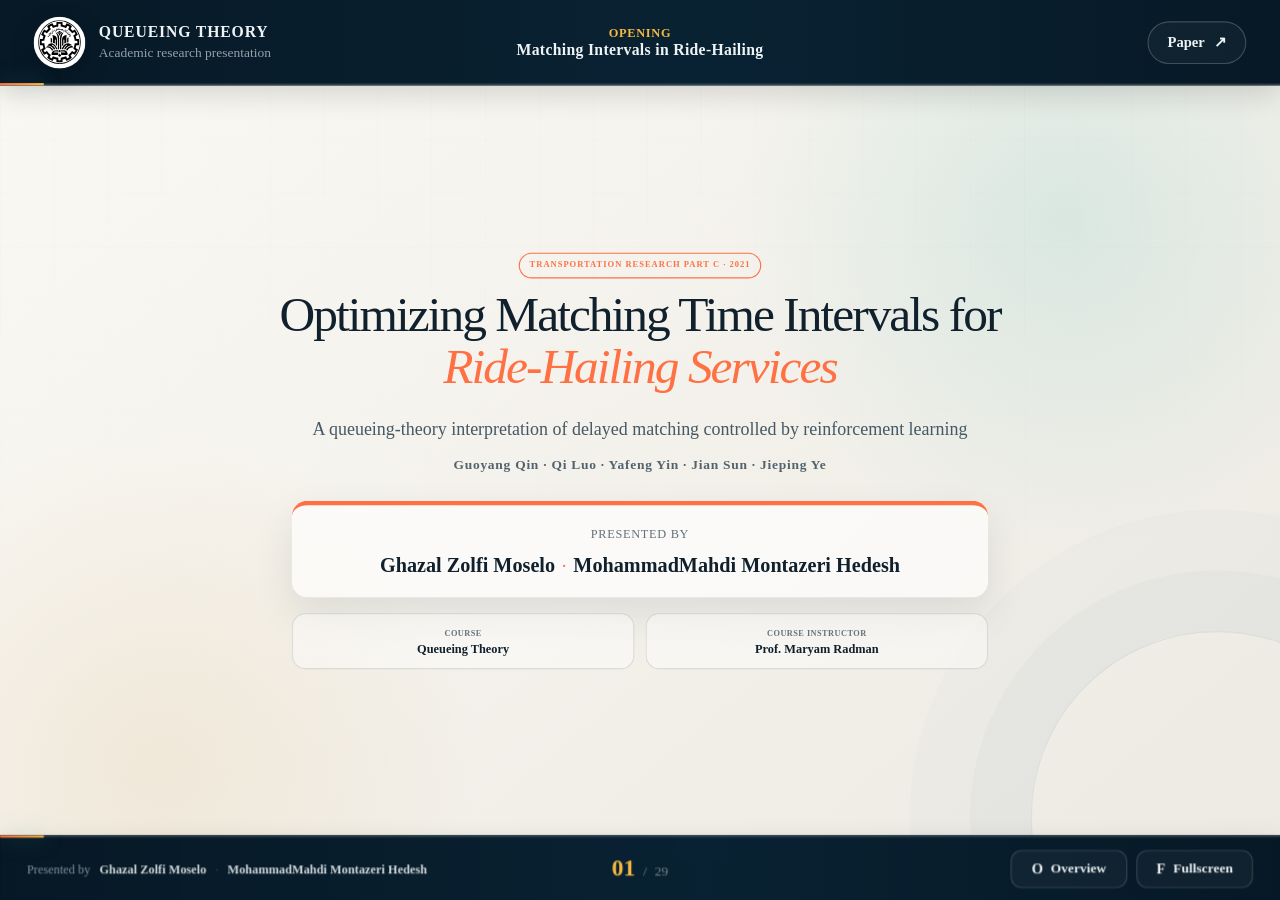
<file: index.html>
<!DOCTYPE html>
<html lang="en">
<head>
  <meta charset="utf-8" />

  <meta
    name="viewport"
    content="width=device-width, initial-scale=1, viewport-fit=cover"
  />

  <meta name="theme-color" content="#061522" />

  <meta
    name="description"
    content="Queueing Theory presentation based on Optimizing Matching Time Intervals for Ride-Hailing Services Using Reinforcement Learning."
  />

  <title>Ride-Hailing Matching Intervals | Queueing Theory</title>

  <link
    rel="icon"
    href="favicon.svg?v=ideal-v1"
    type="image/svg+xml"
  />

  <style>
    :root {
      --presentation-zoom: 1.5;
      --inverse-presentation-zoom: 66.6666666667%;
    }

    /*
      On mobile screens, disable the desktop zoom.
      presentation.html will use its own responsive mobile layout.
    */
    @media (max-width: 760px) {
      :root {
        --presentation-zoom: 1;
        --inverse-presentation-zoom: 100%;
      }
    }

    *,
    *::before,
    *::after {
      box-sizing: border-box;
    }

    html,
    body {
      width: 100%;
      height: 100%;
      margin: 0;
      overflow: hidden;
      background: #061522;
    }

    .browser-zoom-stage {
      position: fixed;
      inset: 0;

      width: var(--inverse-presentation-zoom);
      height: var(--inverse-presentation-zoom);

      display: block;
      border: 0;
      background: #061522;

      transform: scale(var(--presentation-zoom));
      transform-origin: top left;
    }
  </style>

  <!-- ADAPTIVE_DESKTOP_ZOOM_START -->
  <script>
    (() => {
      "use strict";

      /*
        Reference screen:
        MacBook Air 15-inch at its common effective desktop size.

        On this screen, the desired presentation zoom is 150%.
      */
      const REFERENCE_SCREEN_WIDTH = 1710;
      const REFERENCE_SCREEN_HEIGHT = 1107;
      const REFERENCE_ZOOM = 1.5;

      /*
        Safety limits:
        - Never reduce desktop zoom below 100%.
        - Never increase desktop zoom above 165%.
      */
      const MIN_DESKTOP_ZOOM = 1.0;
      const MAX_DESKTOP_ZOOM = 1.65;

      const mobileQuery = window.matchMedia(
        "(max-width: 760px), " +
        "(max-width: 900px) and " +
        "(max-height: 500px) and " +
        "(orientation: landscape)"
      );

      const clamp = (value, min, max) => {
        return Math.min(max, Math.max(min, value));
      };

      const updatePresentationZoom = () => {
        const root = document.documentElement;

        /*
          Mobile devices use their native 1:1 viewport.
        */
        if (mobileQuery.matches) {
          root.style.setProperty(
            "--presentation-zoom",
            "1"
          );

          root.style.setProperty(
            "--inverse-presentation-zoom",
            "100%"
          );

          root.dataset.presentationZoom = "1.000";
          return;
        }

        /*
          Effective screen dimensions in CSS pixels.
        */
        const screenWidth =
          Number(window.screen?.width) ||
          window.innerWidth;

        const screenHeight =
          Number(window.screen?.height) ||
          window.innerHeight;

        const widthRatio =
          screenWidth / REFERENCE_SCREEN_WIDTH;

        const heightRatio =
          screenHeight / REFERENCE_SCREEN_HEIGHT;

        /*
          Use the smaller ratio to prevent content overflow.
        */
        const deviceRatio = Math.min(
          widthRatio,
          heightRatio
        );

        /*
          Reduce zoom when the browser window is not maximized.
        */
        const windowWidthRatio = Math.min(
          1,
          window.innerWidth / screenWidth
        );

        const calculatedZoom =
          REFERENCE_ZOOM *
          deviceRatio *
          windowWidthRatio;

        const zoom = clamp(
          calculatedZoom,
          MIN_DESKTOP_ZOOM,
          MAX_DESKTOP_ZOOM
        );

        const inversePercentage = 100 / zoom;

        root.style.setProperty(
          "--presentation-zoom",
          zoom.toFixed(4)
        );

        root.style.setProperty(
          "--inverse-presentation-zoom",
          `${inversePercentage.toFixed(6)}%`
        );

        /*
          Useful for checking the calculated zoom
          in browser developer tools.
        */
        root.dataset.presentationZoom =
          zoom.toFixed(3);
      };

      let resizeTimer = 0;

      const scheduleUpdate = () => {
        window.clearTimeout(resizeTimer);

        resizeTimer = window.setTimeout(
          updatePresentationZoom,
          40
        );
      };

      updatePresentationZoom();

      window.addEventListener(
        "resize",
        scheduleUpdate,
        { passive: true }
      );

      window.addEventListener(
        "orientationchange",
        scheduleUpdate,
        { passive: true }
      );

      mobileQuery.addEventListener?.(
        "change",
        updatePresentationZoom
      );

      window.visualViewport?.addEventListener(
        "resize",
        scheduleUpdate,
        { passive: true }
      );
    })();
  </script>
  <!-- ADAPTIVE_DESKTOP_ZOOM_END -->
<!-- IDEAL_VIEWER_STYLES_START -->
<link href="mobile-viewer.css?v=ideal-v1" rel="stylesheet"/>
<!-- IDEAL_VIEWER_STYLES_END -->
</head>

<body>
<!-- IDEAL_INDEX_NOSCRIPT_START -->
<noscript><div style="position:fixed;inset:0;z-index:999999;display:grid;place-items:center;padding:24px;color:white;background:#061522;font:700 18px/1.7 Times New Roman,serif;text-align:center">JavaScript is required to run this presentation.</div></noscript>
<!-- IDEAL_INDEX_NOSCRIPT_END -->
  <iframe
    id="presentation-frame"
    class="browser-zoom-stage"
    src="presentation.html?v=ideal-v1"
    title="Ride-Hailing Queueing Theory Presentation"
    allow="fullscreen"
    allowfullscreen
  ></iframe>

  <script>
    (() => {
      "use strict";

      const frame = document.getElementById(
        "presentation-frame"
      );

      const focusPresentation = () => {
        try {
          frame.contentWindow.focus();
        } catch (_) {
          /*
            The presentation remains usable even if
            the browser prevents iframe focus.
          */
        }
      };

      frame.addEventListener(
        "load",
        focusPresentation
      );

      window.addEventListener(
        "load",
        focusPresentation
      );

      window.addEventListener(
        "pointerdown",
        focusPresentation,
        { passive: true }
      );

      window.addEventListener(
        "keydown",
        focusPresentation
      );
    })();
  </script>
</body>
</html>
</file>
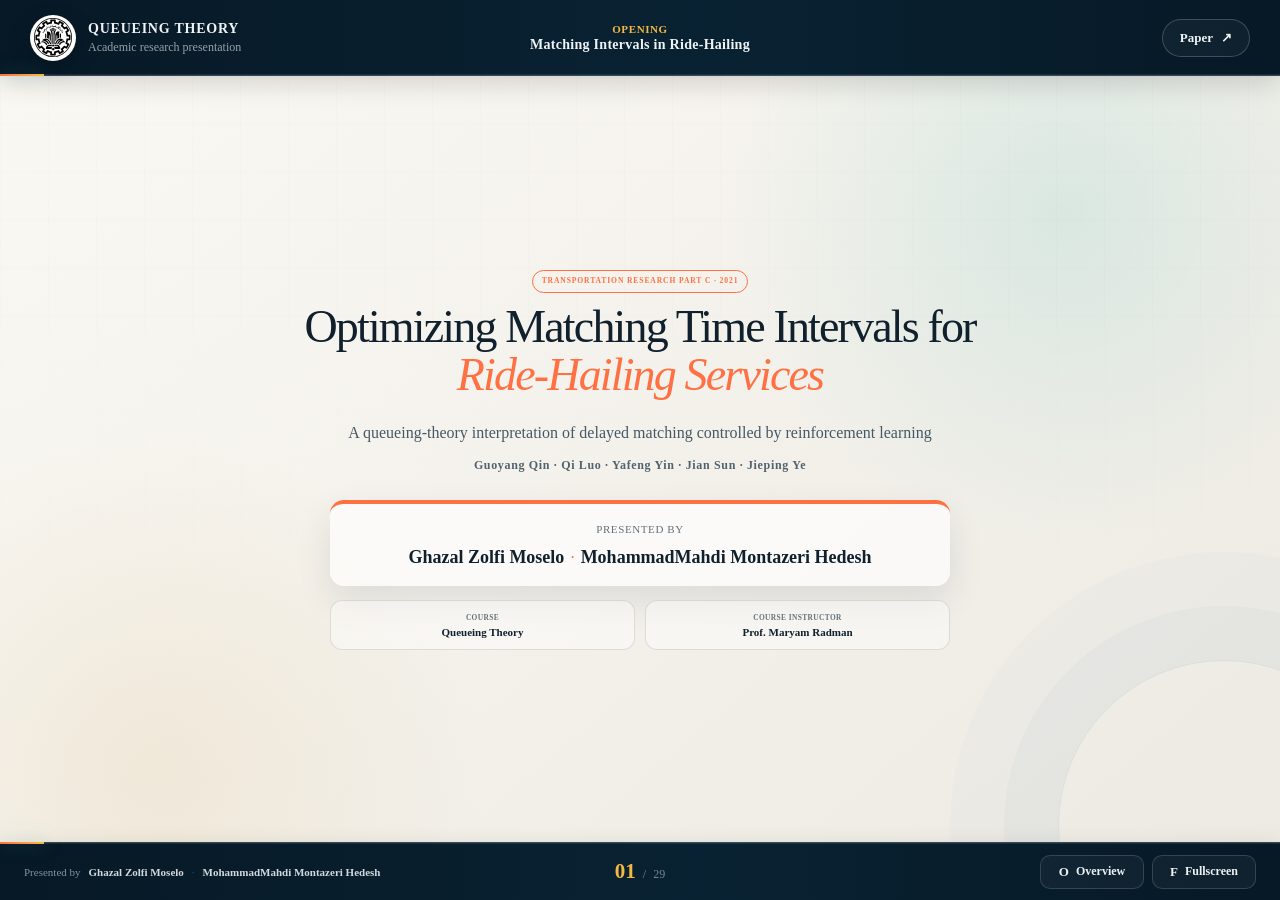
<file: presentation.html>
<!DOCTYPE html>

<html lang="en">
<head>
<meta charset="utf-8"/>
<meta content="width=device-width, initial-scale=1, viewport-fit=cover" name="viewport"/>
<meta content="#07111c" name="theme-color"/>
<meta content="Queueing Theory presentation based on Optimizing Matching Time Intervals for Ride-Hailing Services Using Reinforcement Learning." name="description"/>
<title>Ride-Hailing Matching Intervals | Queueing Theory</title>
<link href="favicon.svg?v=ideal-v1" rel="icon" type="image/svg+xml"/>
<link href="reference-base.css?v=ideal-v1" rel="stylesheet"/>
<link href="reference-mobile.css?v=ideal-v1" rel="stylesheet"/>
<link href="queue.css?v=smooth-geometric-hover-v2" rel="stylesheet"/><link href="presentation-cursor.css?v=ppt-morph-v1" rel="stylesheet"/>
<script>
    window.MathJax = {
      tex: {
        inlineMath: [['\\(', '\\)']],
        displayMath: [['\\[', '\\]']],
        processEscapes: true,
        packages: {'[+]': ['ams']}
      },
      svg: { fontCache: 'global' },
      options: { skipHtmlTags: ['script', 'noscript', 'style', 'textarea', 'pre'] }
    };
  </script>
<script defer="" src="vendor/mathjax/tex-svg.js?v=ideal-v1"></script>
<!-- IDEAL_PRESENTATION_STYLES_START -->
<link href="ideal-enhancements.css?v=ideal-v1" rel="stylesheet"/>
<!-- IDEAL_PRESENTATION_STYLES_END -->
<!-- UNIVERSAL_MORPH_STYLE_START -->
<!-- UNIVERSAL_MORPH_STYLE_END -->

<link href="project1-transition.css?v=project1-transition-v1" rel="stylesheet"/>
</head>
<body data-chapter="opening">
<!-- IDEAL_NOSCRIPT_START -->
<noscript><div class="ideal-noscript"><div>JavaScript is required to run this slide presentation. Please enable JavaScript and reload the page.</div></div></noscript>
<!-- IDEAL_NOSCRIPT_END -->
<div class="presentation-shell">
<header aria-label="Presentation header" class="top-frame">
<a aria-label="Go to title slide" class="university-lockup" data-go="0" href="#slide-1">
<span class="logo-slot"><img alt="Queueing Theory mark" src="logo.svg" onerror="this.style.display='none';if(this.parentElement){this.parentElement.classList.add('logo-fallback');}" decoding="async"/></span>
<span class="lockup-copy">
<strong>Queueing Theory</strong>
<small>Academic research presentation</small>
</span>
</a>
<div aria-live="polite" class="chapter-status">
<span id="chapter-index">Opening</span>
<strong id="chapter-title">Matching Intervals in Ride-Hailing</strong>
</div>
<a class="paper-link" href="paper.pdf" rel="noopener" target="_blank">Paper <span aria-hidden="true">↗</span></a>
<div aria-hidden="true" class="top-progress"><span id="top-progress-bar"></span></div>
</header>
<main aria-label="Slide presentation" class="slide-stage" id="presentation">
<section aria-hidden="false" class="slide is-active theme-opening" data-chapter="Opening" data-title="Matching Intervals in Ride-Hailing" id="slide-1">
<div class="hero-slide hero-slide-centered">
<div class="hero-copy">
<p class="eyebrow"><span>Transportation Research Part C · 2021</span></p>
<h1 class="display-title">Optimizing Matching Time Intervals for<br/><em>Ride-Hailing Services</em></h1>
<p class="lead hero-subtitle">A queueing-theory interpretation of delayed matching controlled by reinforcement learning</p>
<div class="paper-authors">Guoyang Qin · Qi Luo · Yafeng Yin · Jian Sun · Jieping Ye</div>
<div class="presenter-group">
<div class="presenter-block">
<p>Presented by</p>
<div class="presenter-names"><strong>Ghazal Zolfi Moselo</strong><i aria-hidden="true">·</i><strong>MohammadMahdi Montazeri Hedesh</strong></div>
</div>
<div class="title-meta-row">
<div><span>Course</span><strong>Queueing Theory</strong></div>
<div><span>Course Instructor</span><strong>Prof. Maryam Radman</strong></div>
</div>
</div>
</div>
</div>
</section>
<section aria-hidden="true" class="slide theme-opening" data-chapter="Overview" data-title="Roadmap" id="slide-2">
<div class="slide-heading">
<p class="eyebrow type-eyebrow">Roadmap</p>
<h2 class="type-slide-title">From Queueing Models to Delayed-Matching Control</h2>
</div>
<div class="slide-content">
<div class="roadmap-grid six-roadmap">
<article data-go="2" role="button" tabindex="0"><span class="type-card-label orange-label-roadmap">01</span><h3 class="type-card-title">Queueing foundations</h3><p class="type-body-copy">Classical queueing models and the basic idea of a double-ended queue.</p></article>
<article data-go="5" role="button" tabindex="0"><span class="type-card-label orange-label-roadmap">02</span><h3 class="type-card-title">Comparison with course models</h3><p class="type-body-copy">Correspondence with \(M/M/m\) and the main structural differences.</p></article>
<article data-go="8" role="button" tabindex="0"><span class="type-card-label orange-label-roadmap">03</span><h3 class="type-card-title">Applications and ride-hailing</h3><p class="type-body-copy">General uses of double-ended queues, then ride-hailing as the motivating case.</p></article>
<article data-go="11" role="button" tabindex="0"><span class="type-card-label orange-label-roadmap">04</span><h3 class="type-card-title">Delayed matching problem</h3><p class="type-body-copy">Evaluation metrics, the U-shaped trade-off, and why one fixed \(\Delta t\) is not enough.</p></article>
<article data-go="13" role="button" tabindex="0"><span class="type-card-label orange-label-roadmap">05</span><h3 class="type-card-title">Control framework</h3><p class="type-body-copy">Simulator logic, Hold/Match decisions, RL basics, and policy-learning methods.</p></article>
<article data-go="15" role="button" tabindex="0"><span class="type-card-label orange-label-roadmap">06</span><h3 class="type-card-title">Data and results</h3><p class="type-body-copy">Dataset, experimental setup, empirical results, limitations, and conclusion.</p></article>
</div>
</div>
</section>
<section aria-hidden="true" class="slide theme-problem" data-chapter="Queueing Foundations" data-title="Course Queueing Models" id="slide-3">
<div class="slide-heading compact-heading">
<p class="eyebrow type-eyebrow">Course starting point</p>
<h2 class="type-slide-title">What Queueing Models Did We Study in Class?</h2>
</div>
<div class="slide-content split-figure-layout">
<div class="course-model-layout">
<div class="mm-flow-card">
<div class="mm-flow-title">Classical service queue</div>
<div class="mm-flow-diagram">
<div class="flow-node arrivals">Arrivals<br/><span>\(\lambda\)</span></div>
<div class="flow-arrow">→</div>
<div class="flow-node queue-node">Waiting queue<br/><span>\(N(t)\)</span></div>
<div class="flow-arrow">→</div>
<div class="flow-node servers"><div class="server-count-line">\(m\) servers</div><span>\(\mu\)</span></div>
<div class="flow-arrow">→</div>
<div class="flow-node departures">Departures</div>
</div>
<div class="mm-equation">\[M/M/m:\quad \text{one arrival stream} \rightarrow \text{one waiting line} \rightarrow m \text{ servers}\]</div>
</div>
<div class="course-card-grid">
<article><span class="type-card-label orange-label-medium">Known structure</span><h3 class="type-card-title">One side waits</h3><p class="type-body-copy">Customers arrive, join a line, and receive service from a fixed set of servers.</p></article>
<article><span class="type-card-label orange-label-short">State idea</span><h3 class="type-card-title">Queue length matters</h3><p class="type-body-copy">The state is often summarized by the number of customers waiting or present in the system.</p></article>
<article class="accent-card-lite"><span class="type-card-label orange-label-short">Next step</span><h3 class="type-card-title">What if both sides arrive?</h3><p class="type-body-copy">Some systems need two different entity types to meet before anything can be served.</p></article>
</div>
</div>
</div>
</section>
<section aria-hidden="true" class="slide theme-problem" data-chapter="Double-Ended Queue" data-title="Generic Double-Ended Queue" id="slide-4"><div class="slide-heading"><p class="eyebrow type-eyebrow">Generic model</p><h2 class="type-slide-title">What Is a Double-Ended Queue?</h2></div>
<div class="slide-content deq-definition-only-content">
<div class="deq-definition-only-layout">
<div class="deq-definition-card-v33">
<span class="type-card-label orange-label-short">Definition</span>
<h3 class="type-card-title">A two-sided matching queue</h3>
<p class="type-body-copy">A double-ended queue is a queueing system in which two different entity types arrive over time, wait in separate buffers, and leave the system only after a compatible pair is formed by a matching rule.</p>
</div>
<div class="figure-card deq-definition-figure-v33">
<img alt="Generic double-ended queue structure with two buffers and a matching mechanism" src="assets/double_ended_queue_generic_v31.png"/>
</div>
</div>
</div>
</section>
<section aria-hidden="true" class="slide theme-problem" data-chapter="Double-Ended Queue" data-title="Double-Ended Queue Mechanics" id="slide-5">
<div class="slide-heading">
<p class="eyebrow type-eyebrow">Mechanism</p>
<h2 class="type-slide-title">How Does a Double-Ended Queue Work?</h2>
</div>
<div class="slide-content">
<div class="deq-mechanics-layout-v33">
<div class="mechanics-step-row-v33">
<article>
<span>01</span>
<h3>Two sides arrive</h3>
<p>Type A arrives with \(\lambda_A\); Type B arrives with \(\lambda_B\).</p>
</article>
<article>
<span>02</span>
<h3>Both sides may wait</h3>
<p>Unmatched entities remain in buffers \(N_A(t)\) and \(N_B(t)\).</p>
</article>
<article>
<span>03</span>
<h3>Matching forms pairs</h3>
<p>A departure occurs only when one entity from each side is paired.</p>
</article>
<article>
<span>04</span>
<h3>Leftovers carry over</h3>
<p>Unmatched entities stay in the system and influence the next state.</p>
</article>
</div>
<div class="state-update-card state-update-card-v33">
<span class="type-card-label orange-label-medium">State evolution</span>
<div class="update-equation">\[\text{New queue population}=\text{Previous population}+\text{New arrivals}-\text{Successful matches}\]</div>
<div class="update-equation small">\[N_A(t+1)=N_A(t)+A_A(t)-M(t),\qquad N_B(t+1)=N_B(t)+A_B(t)-M(t)\]</div>
</div>
</div>
</div>
</section>
<section aria-hidden="true" class="slide theme-model" data-chapter="Correspondence" data-title="What Corresponds to the Queueing Models We Studied?" id="slide-6">
<div class="slide-heading">
<p class="eyebrow type-eyebrow">Closest course analogy</p>
<h2 class="type-slide-title">What Corresponds to the Queueing Models We Studied?</h2>
</div>
<div class="slide-content deq-correspondence-content">
<div class="deq-correspondence-layout">
<div class="comparison-intro type-banner">The nearest model from the course is the multi-server queue \(M/M/m\). The correspondence is useful, but it is only a starting point.</div>
<div class="deq-correspondence-table-card">
<div class="deq-corr-row deq-corr-head">
<div>Course concept</div>
<div>In \(M/M/m\)</div>
<div>In a double-ended queue</div>
</div>
<div class="deq-corr-row">
<div>Arrivals</div>
<div>One customer stream enters the system</div>
<div>Two streams enter from opposite sides</div>
</div>
<div class="deq-corr-row">
<div>Waiting line</div>
<div>Customers wait in one queue</div>
<div>Each side can build its own buffer</div>
</div>
<div class="deq-corr-row">
<div>System state</div>
<div>Often tracked by \(N(t)\)</div>
<div>Must track both sides, e.g. \((N_A(t),N_B(t))\)</div>
</div>
<div class="deq-corr-row">
<div>Performance metrics</div>
<div>\(L_q, W_q, \rho\)</div>
<div>Matching wait, service-start/pickup wait, abandonment</div>
</div>
</div>
<div class="comparison-footnote-card accent-card-lite">
<span class="type-card-label orange-label-medium">Interpretation</span>
<p class="type-body-copy">So the double-ended queue is still a queueing model, but it generalizes the familiar \(M/M/m\) intuition to a setting where pairing, not ordinary service, drives departures.</p>
</div>
</div>
</div>
</section>
<section aria-hidden="true" class="slide theme-model" data-chapter="Differences" data-title="How Is a Double-Ended Queue Different from Standard Queues?" id="slide-7">
<div class="slide-heading compact-heading">
<p class="eyebrow type-eyebrow">Key differences</p>
<h2 class="type-slide-title">How Is a Double-Ended Queue Different from Standard Queues?</h2>
</div>
<div class="slide-content deq-differences-content">
<div class="deq-diff-layout">
<article class="deq-diff-card">
<span class="type-card-label orange-label-short">Difference 1</span>
<h3 class="type-card-title">Two sides may wait</h3>
<p class="type-body-copy">In standard queues, waiting is usually one-sided. Here, both sides may accumulate and affect future matches.</p>
</article>
<article class="deq-diff-card">
<span class="type-card-label orange-label-short">Difference 2</span>
<h3 class="type-card-title">Departure comes from matching</h3>
<p class="type-body-copy">Entities leave only when a compatible pair is formed, not when an individual customer finishes service.</p>
</article>
<article class="deq-diff-card">
<span class="type-card-label orange-label-short">Difference 3</span>
<h3 class="type-card-title">There is no fixed server pool</h3>
<p class="type-body-copy">The “service side” is itself random and time-varying because it also arrives as a queueing process.</p>
</article>
<article class="deq-diff-card">
<span class="type-card-label orange-label-short">Difference 4</span>
<h3 class="type-card-title">Control focuses on matching policy</h3>
<p class="type-body-copy">The main design choice becomes when and how to match, which makes delayed matching operationally meaningful.</p>
</article>
</div>
</div>
</section>
<section aria-hidden="true" class="slide theme-model" data-chapter="Applications" data-title="Applications of Double-Ended Queues" id="slide-8">
<div class="slide-heading compact-heading">
<p class="eyebrow type-eyebrow">Applications</p>
<h2 class="type-slide-title">Where Can Double-Ended Queues Be Used?</h2>
</div>
<div class="slide-content deq-applications-content">
<div class="applications-layout-v37">
<div class="applications-grid-v37">
<article>
<span class="type-card-label orange-label-short">01</span>
<h3 class="type-card-title">Buyer–seller markets</h3>
<p class="type-body-copy">Buyers and sellers wait until compatible trades can be formed.</p>
</article>
<article>
<span class="type-card-label orange-label-short">02</span>
<h3 class="type-card-title">Job matching</h3>
<p class="type-body-copy">Applicants and vacancies form two waiting sides before a suitable match occurs.</p>
</article>
<article>
<span class="type-card-label orange-label-short">03</span>
<h3 class="type-card-title">Dating platforms</h3>
<p class="type-body-copy">Two participant groups may wait so that the platform can improve match quality.</p>
</article>
<article>
<span class="type-card-label orange-label-short">04</span>
<h3 class="type-card-title">Organ donation</h3>
<p class="type-body-copy">Donors and recipients are matched only when compatibility constraints are satisfied.</p>
</article>
<article>
<span class="type-card-label orange-label-short">05</span>
<h3 class="type-card-title">Service platforms</h3>
<p class="type-body-copy">Service requesters and providers enter separate pools before pairing.</p>
</article>
<article class="accent-card-lite">
<span class="type-card-label orange-label-short">06</span>
<h3 class="type-card-title">Ride-hailing</h3>
<p class="type-body-copy">Passenger requests and idle drivers form the two sides of the queue.</p>
</article>
</div>
<div class="application-bridge-v37 type-banner">Now we specialize the generic double-ended queue to the paper’s setting: <strong>online ride-hailing matching</strong>.</div>
</div>
</div>
</section>
<section aria-hidden="true" class="slide theme-model" data-chapter="Ride-Hailing Model" data-title="Ride-Hailing as a Double-Ended Queue" id="slide-9">
<div class="slide-heading compact-heading">
<p class="eyebrow type-eyebrow">Ride-hailing application</p>
<h2 class="type-slide-title">How Does Ride-Hailing Become a Double-Ended Queue?</h2>
</div>
<div class="slide-content ridehail-bridge-content-v37">
<div class="ridehail-bridge-layout-v37">
<div class="figure-card ridehail-bridge-figure-v37">
<img alt="Queue models, double-ended queue, and ride-hailing interpretation diagram" src="assets/ridehailing_deq_triptych_v39.png"/>
</div>
<div class="ridehail-bridge-cards-v37">
<article>
<span class="type-card-label orange-label-short">Side A</span>
<h3 class="type-card-title">Passenger requests</h3>
<p class="type-body-copy">Passenger requests accumulate on one side of the system and may be held before pairing.</p>
</article>
<article>
<span class="type-card-label orange-label-short">Side B</span>
<h3 class="type-card-title">Idle drivers</h3>
<p class="type-body-copy">Idle drivers accumulate on the other side and provide the available matching supply.</p>
</article>
<article class="accent-card-lite">
<span class="type-card-label orange-label-short">Decision</span>
<h3 class="type-card-title">Hold or Match</h3>
<p class="type-body-copy">The platform chooses whether to match now or delay matching to create more pairing options.</p>
</article>
</div>
</div>
</div>
</section>
<section aria-hidden="true" class="slide theme-model" data-chapter="Delayed Matching" data-title="Delayed Matching" id="slide-10">
<div class="slide-heading compact-heading">
<p class="eyebrow type-eyebrow">Operational problem</p>
<h2 class="type-slide-title">What Is Delayed Matching?</h2>
</div>
<div class="slide-content transition-layout-refined">
<div class="delayed-matching-layout-v30">
<div class="figure-card delayed-figure"><img alt="Instantaneous versus delayed matching illustration from the paper" src="assets/fig1_instant_delayed.png"/></div>
<div class="delayed-cards">
<article><span class="type-card-label orange-label-medium">Instantaneous matching</span><h3 class="type-card-title">Match immediately</h3><p class="type-body-copy">Matching wait is small, but the selected driver may be far from the passenger.</p></article>
<article class="accent-card-lite"><span class="type-card-label orange-label-medium">Delayed matching</span><h3 class="type-card-title">Wait briefly, then match</h3><p class="type-body-copy">A larger buffer gives more pairing choices and can reduce pickup distance.</p></article>
<div class="delayed-question type-banner">The platform must decide: <strong>match now</strong> or <strong>wait for better matching options?</strong></div>
</div>
</div>
</div>
</section>
<section aria-hidden="true" class="slide theme-model" data-chapter="Metrics" data-title="Evaluation Metrics" id="slide-11">
<div class="slide-heading compact-heading">
<p class="eyebrow type-eyebrow">Evaluation metrics</p>
<h2 class="type-slide-title">What Do We Want to Improve in This Queue?</h2>
</div>
<div class="slide-content metrics-redesign-content">
<div class="metrics-redesign-layout">
<div class="metrics-top-grid">
<article class="metric-panel metric-panel-matching">
<span class="type-card-label orange-label-short">Metric 1</span>
<h3 class="type-card-title">Matching wait</h3>
<div class="metric-symbol">\(W_{\mathrm{matching}}\)</div>
<p class="type-body-copy">Time from request arrival until a passenger-driver match is formed.</p>
</article>
<article class="metric-panel metric-panel-pickup">
<span class="type-card-label orange-label-short">Metric 2</span>
<h3 class="type-card-title">Pickup wait</h3>
<div class="metric-symbol">\(W_{\mathrm{pickup}}\)</div>
<p class="type-body-copy">Time from matching until the assigned driver reaches the passenger.</p>
</article>
<article class="metric-panel metric-panel-total">
<span class="type-card-label orange-label-short">Objective</span>
<h3 class="type-card-title">Weighted total wait cost</h3>
<div class="metric-symbol metric-symbol-wide">\(C=c_mW_{\mathrm{matching}}+c_pW_{\mathrm{pickup}}\)</div>
<p class="type-body-copy">The paper minimizes wait cost, or equivalently maximizes the corresponding wait reward.</p>
</article>
</div>
<div class="metrics-bottom-band">
<div class="metrics-bottom-copy">
<span class="type-card-label orange-label-medium">Interpretation</span>
<h3 class="type-card-title">The objective is the passenger's total waiting experience</h3>
<p class="type-body-copy">A shorter queue alone is not enough; the platform must balance the uncertainty before matching against the travel time after matching.</p>
</div>
<div class="metrics-weight-note">
<span>Perceived cost weights</span>
<strong>Typically \(c_m&gt;c_p\)</strong>
<p>Uncertain pre-match waiting is usually valued more negatively than pickup waiting.</p>
</div>
</div>
</div>
</div>
</section><section class="slide" data-chapter="Metrics" data-title="U-Shaped Trade-Off" id="slide-11b">
<div class="slide-shell">
<div class="slide-heading"><p class="eyebrow type-eyebrow">Trade-off curve</p><h2 class="type-slide-title">Why Does the Total Waiting Curve Become U-Shaped?</h2></div>
<div class="slide-content ushape-redesign-content">
<div class="ushape-redesign-layout">
<div class="figure-card ushape-main-figure">
<img alt="Matching, pickup, and total waiting time curves" src="assets/fig2_tradeoff.png"/>
</div>
<div class="ushape-side-column">
<div class="ushape-step ushape-step-red">
<span class="type-card-label orange-label-short">Effect 1</span>
<div class="ushape-equation">\[\Delta t\uparrow\Rightarrow W_{\mathrm{matching}}\uparrow\]</div>
<p class="type-body-copy">Waiting longer before matching directly increases matching delay.</p>
</div>
<div class="ushape-step ushape-step-green">
<span class="type-card-label orange-label-short">Effect 2</span>
<div class="ushape-equation">\[\Delta t\uparrow\Rightarrow W_{\mathrm{pickup}}\downarrow\]</div>
<p class="type-body-copy">A thicker pool can create closer or better passenger-driver pairs.</p>
</div>
<div class="ushape-total-card">
<span class="type-card-label orange-label-medium">Combined effect</span>
<div class="ushape-equation">\[W_{\mathrm{total}}=W_{\mathrm{matching}}+W_{\mathrm{pickup}}\]</div>
<p class="type-body-copy">An interior optimum appears only when the pickup-wait reduction initially outweighs the added matching delay.</p>
</div>
</div>
</div>
</div>
</div>
</section>
<section class="slide theme-method" data-chapter="Fixed Interval" data-title="Fixed Interval Benchmark" id="slide-fixed-interval">
<div class="slide-heading compact-heading"><p class="eyebrow type-eyebrow">Stationary benchmark</p><h2 class="type-slide-title">When Is a Fixed Matching Interval Reasonable?</h2></div>
<div class="slide-content fixed-interval-v30">
<div class="figure-card fixed-contour-figure"><img alt="Minimum wait and optimal fixed matching interval contour plots" src="assets/fig3_contours.png"/></div>
<div class="fixed-cards">
<article><span class="type-card-label orange-label-medium">Stationary case</span><h3 class="type-card-title">One \(\Delta t^*\) can be tuned</h3><p class="type-body-copy">If \(\lambda_P\) and \(\lambda_D\) are stable, historical data can be used to find a fixed interval.</p></article>
<article class="accent-card-lite"><span class="type-card-label orange-label-medium">Benchmark role</span><h3 class="type-card-title">Useful but limited</h3><p class="type-body-copy">A fixed interval gives a strong baseline, but it assumes the best timing does not change across states.</p></article>
<div class="fixed-equation">\[\Delta t^*=\arg\min_{\Delta t}\;C_{\mathrm{total}}(\Delta t)\]</div>
</div>
</div>
<p class="source-note type-caption">Paper Fig. 3.</p>
</section>
<section class="slide theme-method" data-chapter="Non-Stationary System" data-title="Why Fixed Δt Is Not Enough" id="slide-fixed-limitation">
<div class="slide-heading compact-heading"><p class="eyebrow type-eyebrow">From stationary to real operations</p><h2 class="type-slide-title">Why Is One Fixed \(\Delta t\) Not Enough?</h2></div>
<div class="slide-content nonstationary-v30">
<div class="stationary-contrast">
<article><span class="type-card-label orange-label-medium">Stationary model</span><h3 class="type-card-title">One environment</h3><p class="type-body-copy">If arrival rates and spatial patterns remain stable, a fixed matching interval can be optimized once.</p></article>
<article class="accent-card-lite"><span class="type-card-label orange-label-medium">Real ride-hailing</span><h3 class="type-card-title">Many changing regimes</h3><p class="type-body-copy">Demand, supply, locations, and carryover change across time and grids, so the best interval changes too.</p></article>
</div>
<div class="nonstationary-reasons">
<div>\(\lambda_P(i,t)\) varies by grid and time</div>
<div>\(\lambda_D(i,t)\) varies by grid and time</div>
<div>Unmatched participants carry over</div>
<div>Current actions change future buffers</div>
</div>
<div class="nonstationary-message type-banner">A fixed \(\Delta t\) cannot fit balanced and imbalanced regimes at the same time.</div>
</div>
</section>
<section class="slide theme-method" data-chapter="Why RL?" data-title="Why Reinforcement Learning?" id="slide-rl-bridge">
<div class="slide-heading compact-heading"><p class="eyebrow type-eyebrow">Adaptive control motivation</p><h2 class="type-slide-title">Why Do We Need Reinforcement Learning?</h2></div>
<div class="slide-content why-rl-v30">
<div class="rl-logic-chain">
<article><span>01</span><h3>Repeated decisions</h3><p>The platform repeatedly chooses Hold or Match over time.</p></article>
<article><span>02</span><h3>Delayed consequences</h3><p>Today’s decision changes tomorrow’s queue populations.</p></article>
<article><span>03</span><h3>Large state space</h3><p>The state includes grid-level passenger and driver buffers, locations, and forecasts.</p></article>
<article><span>04</span><h3>Unknown dynamics</h3><p>The transition probabilities and rewards are not analytically available in practice.</p></article>
</div>
<div class="rl-conclusion type-banner">Therefore, the paper treats matching-interval selection as a <strong>sequential decision problem under uncertainty</strong> and uses RL to learn an adaptive policy.</div>
</div>
</section>


<section aria-hidden="false" class="slide is-active theme-method" data-chapter="Mechanism" data-title="The Hold/Match Decision Loop" id="slide-12">
<div class="slide-heading compact-heading">
<p class="eyebrow type-eyebrow">From theory to mechanism</p>
<h2 class="type-slide-title">Every Interval, the Platform Makes One Recurring Decision</h2>
</div>
<div class="slide-content simulator-redesign">
<div class="simulator-figure-panel figure-card light-figure">
<img alt="Workflow of the online ride-hailing simulator from the paper" src="assets/fig4_simulator.png"/>
</div>
<div class="simulator-flow-panel">
<div class="sim-flow-step">
<span class="step-index">01</span>
<div>
<h3 class="type-card-title">Buffer requests and idle drivers</h3>
<p class="type-body-copy">New arrivals and unmatched participants remain in the queueing buffers for the next decision epoch.</p>
</div>
</div>
<div class="sim-flow-step">
<span class="step-index">02</span>
<div>
<h3 class="type-card-title">Choose Hold or Match</h3>
<p class="type-body-copy">Hold preserves the current batch; Match releases the available participants to the assignment stage.</p>
</div>
</div>
<div class="sim-flow-step">
<span class="step-index">03</span>
<div>
<h3 class="type-card-title">Solve the matching assignment</h3>
<p class="type-body-copy">A global bipartite assignment pairs passengers and drivers to reduce pickup time; unmatched participants carry over.</p>
</div>
</div>
</div>
</div>
</section><section aria-hidden="true" class="slide theme-method" data-chapter="Mechanism" data-title="Grid-Level Actions" id="slide-13">
<div class="slide-heading compact-heading">
<p class="eyebrow type-eyebrow">The action, made concrete</p>
<h2 class="type-slide-title">Each Grid Chooses Hold or Match</h2>
</div>
<div class="slide-content grid-action-layout">
<div class="figure-card light-figure"><img alt="Grid-based actions and subareas" src="assets/fig5_grid_actions.png"/></div>
<div class="action-matrix-card">
<span class="type-card-label orange-label-medium">Example action matrix</span>
<div aria-label="Example Hold Match matrix" class="binary-grid">
<b class="type-binary-digit">0</b><b class="one type-binary-digit">1</b><b class="type-binary-digit">0</b><b class="type-binary-digit">0</b><b class="one type-binary-digit">1</b><b class="one type-binary-digit">1</b>
<b class="one type-binary-digit">1</b><b class="type-binary-digit">0</b><b class="one type-binary-digit">1</b><b class="one type-binary-digit">1</b><b class="type-binary-digit">0</b><b class="type-binary-digit">0</b>
<b class="one type-binary-digit">1</b><b class="type-binary-digit">0</b><b class="one type-binary-digit">1</b><b class="one type-binary-digit">1</b><b class="type-binary-digit">0</b><b class="type-binary-digit">0</b>
</div>
<div class="legend-row"><span class="type-card-label orange-label-short"><i class="hold-dot"></i>Hold \((0)\)</span><span class="type-card-label orange-label-medium"><i class="match-dot"></i>Match \((1)\)</span></div>
<p class="type-body-copy">All grids with action \(1\) form subarea \(S_1\) and participate in a global match. Grids with action \(0\) remain in \(S_0\). This per-grid choice of \(0\) or \(1\) is exactly the action an RL agent will soon learn to choose.</p>
</div>
</div>
</section><section aria-hidden="true" class="slide theme-method" data-chapter="RL Primer" data-title="Reinforcement Learning Basics" id="slide-rl-primer">
<div class="slide-heading compact-heading">
<p class="eyebrow type-eyebrow">Reinforcement learning, in one slide</p>
<h2 class="type-slide-title">How Would an Agent Learn When to Hold or Match?</h2>
</div>
<div class="slide-content mdp-layout">
<div aria-label="RL decision loop" class="mdp-loop">
<div><span class="type-card-label orange-label-short">State</span><strong class="type-data-value">Queue state</strong></div><i>→</i>
<div><span class="type-card-label">Action</span><strong class="type-data-value">Hold / Match</strong></div><i>→</i>
<div><span class="type-card-label">Environment</span><strong class="type-data-value">Update</strong></div><i>→</i>
<div><span class="type-card-label">Reward</span><strong class="type-data-value">− Cost</strong></div><i>↺</i>
</div>
<div class="assumption-grid">
<article><span class="type-card-label">State</span><h3 class="type-card-title">What the agent currently sees</h3><p class="type-body-copy">Waiting passengers, idle drivers, and arrival rates in every grid.</p></article>
<article><span class="type-card-label">Action</span><h3 class="type-card-title">What the agent can choose</h3><p class="type-body-copy">Hold or Match, decided separately for each grid, every interval.</p></article>
<article><span class="type-card-label">Reward</span><h3 class="type-card-title">How good that choice was</h3><p class="type-body-copy">The negative of matching wait plus pickup wait — lower cost, higher reward.</p></article>
</div>
<div class="note-strip type-banner"><span class="banner-inline-flow">An RL agent is never told the correct answer in advance. It tries actions, observes the resulting reward, and gradually learns a <strong>policy</strong> — a rule from state to action — that minimizes long-run waiting cost.</span></div>
</div>
</section><section aria-hidden="true" class="slide theme-method" data-chapter="Formal Setup" data-title="State, Action, Reward" id="slide-15">
<div class="slide-heading compact-heading">
<p class="eyebrow type-eyebrow">From intuition to notation</p>
<h2 class="type-slide-title">State Aggregation Turns the MDP into a POMDP</h2>
</div>
<div class="slide-content mdp-layout">
<div aria-label="MDP loop" class="mdp-loop">
<div><span class="type-card-label orange-label-short">Observation</span><strong class="type-data-value">\(O(t)\)</strong></div><i>→</i>
<div><span class="type-card-label orange-label-short">Action</span><strong class="type-data-value">\(A(t)\)</strong></div><i>→</i>
<div><span class="type-card-label orange-label-short">Transition</span><strong class="type-data-value">\(p(s'\mid s,a)\)</strong></div><i>→</i>
<div><span class="type-card-label orange-label-short">Reward</span><strong class="type-data-value">\(R(t)\)</strong></div><i>↺</i>
</div>
<div class="observation-card">
<span class="type-card-label orange-label-medium">Grid observation</span>
          \[
          O_i(t)=\left(N_P(i,t),N_D(i,t),\lambda_P(i,t),\lambda_D(i,t)\right).
          \]
          <p class="type-body-copy">The complete state would also contain exact request details, driver locations, timestamps, and future demand information. Formally, the action is \(A_i(t)\in\{0,1\}\) per grid, and the reward combines both waiting components, \(R(t)=-\bigl(c_mT_{\text{matching}}+c_pT_{\text{pickup}}\bigr)\).</p>
</div>
<div class="partial-observation-banner type-banner"><span class="banner-inline-flow"><strong class="type-banner">POMDP:</strong> the aggregated observation is compact enough to learn from, but it does not contain the complete system state.</span></div>
</div>
</section><section aria-hidden="true" class="slide theme-method" data-chapter="RL Control" data-title="Policy Gradient Family" id="slide-16">
<div class="slide-heading compact-heading">
<p class="eyebrow type-eyebrow">Learning mechanisms</p>
<h2 class="type-slide-title">Policy Gradient Methods Learn the Hold/Match Policy Directly</h2>
</div>
<div class="slide-content">
<div class="rl-method-grid">
<article><span class="type-card-label orange-label-medium">Policy Gradient</span><h3 class="type-card-title">Optimize a parameterized policy</h3><p class="type-body-copy">Adjust \(\pi_\theta(a\mid s)\) in the direction of higher expected return.</p></article>
<article><span class="type-card-label orange-label-short">REINFORCE</span><h3 class="type-card-title">Monte Carlo return</h3><p class="type-body-copy">Uses sampled future return \(G(t)\) to update the policy, with high variance.</p></article>
<article><span class="type-card-label orange-label-short">Actor-Critic</span><h3 class="type-card-title">Policy plus value estimate</h3><p class="type-body-copy">The Actor selects actions; the Critic estimates long-run value and enables bootstrapping.</p></article>
<article class="accent-card"><span class="type-card-label orange-label-short">ACER</span><h3 class="type-card-title">Actor-Critic with experience replay</h3><p class="type-body-copy">Reuses experience to improve sample efficiency and stabilize training.</p></article>
</div>
<div class="formula-strip">\[G(t)\leftarrow R(t)+\gamma V_w(O(t+1))\]</div>
</div>
</section><section aria-hidden="true" class="slide theme-evidence" data-chapter="Evidence" data-title="Shanghai Dataset" id="slide-21">
<div class="slide-heading compact-heading">
<p class="eyebrow type-eyebrow">Real-world data</p>
<h2 class="type-slide-title">Shanghai Data Reveals Uneven Supply and Demand</h2>
</div>
<div class="slide-content split-figure-layout">
<div class="figure-card large-figure"><img alt="Shanghai downtown grid and temporal distributions" src="assets/fig8_shanghai.png"/></div>
<div class="dataset-facts">
<article><span class="type-card-label orange-label-short">Period</span><strong class="type-data-value">March 2011</strong><p class="type-body-copy">One week of trip, trajectory, and operational-status records.</p></article>
<article><span class="type-card-label orange-label-short">Fleet</span><strong class="type-data-value">Nearly 9,000 taxis</strong><p class="type-body-copy">Taxi ID, time, location, speed, bearing, and occupied/idle status.</p></article>
<article><span class="type-card-label orange-label-short">Study area</span><strong class="type-data-value">Downtown Shanghai</strong><p class="type-body-copy">The area inside the Outer Ring Road captures more than \(80\%\) of trips.</p></article>
<article><span class="type-card-label orange-label-medium">Spatial partitions</span><strong class="type-data-value">\(1\times1,\ 1\times2,\ 3\times2\)</strong><p class="type-body-copy">Six-grid control balances spatial detail and action dimensionality.</p></article>
</div>
</div>
</section><section aria-hidden="true" class="slide theme-evidence" data-chapter="Evidence" data-title="Experimental Setup" id="slide-22">
<div class="slide-heading compact-heading">
<p class="eyebrow type-eyebrow">Training protocol</p>
<h2 class="type-slide-title">Episodes Recreate the Morning Peak After a Controlled Warm-Up</h2>
</div>
<div class="slide-content experiment-layout">
<div class="figure-card"><img alt="Experimental setup and model training" src="assets/fig9_experiment_setup.png"/></div>
<div class="experiment-parameters">
<article><b class="type-card-title">Start</b><span class="type-body-copy">Simulation begins at 08:00.</span></article>
<article><b class="type-card-title">Warm-up</b><span class="type-body-copy">10 minutes of instantaneous matching.</span></article>
<article><b class="type-card-title">Episode</b><span class="type-body-copy">10 minutes of learned interaction.</span></article>
<article><b class="type-card-title">Training</b><span class="type-body-copy">1,000,000 environment steps.</span></article>
<article><b class="type-card-title">Costs</b><span class="type-body-copy">\(c_m=4\), \(c_p=1\).</span></article>
<article><b class="type-card-title">Pickup speed</b><span class="type-body-copy">\(v=20\,\mathrm{km/h}\).</span></article>
</div>
</div>
</section><section aria-hidden="true" class="slide theme-evidence" data-chapter="Evidence" data-title="Trade-Off in Real Data" id="slide-23">
<div class="slide-heading compact-heading">
<p class="eyebrow type-eyebrow">Empirical queue behavior</p>
<h2 class="type-slide-title">The U-Shape Appears Only in a Moderate Supply-Demand Regime</h2>
</div>
<div class="slide-content split-figure-layout">
<div class="figure-card large-figure"><img alt="Real-world waiting cost trade-off under driver occupancy levels" src="assets/fig10_real_tradeoff.png"/></div>
<div class="stacked-insights">
<article><span class="type-card-label orange-label-medium">Moderate occupancy</span><h3 class="type-card-title">\(70\%\)</h3><p class="type-body-copy">Total wait cost is U-shaped: pickup savings initially exceed the added matching delay.</p></article>
<article><span class="type-card-label orange-label-medium">High or low occupancy</span><h3 class="type-card-title">\(\ge 80\%\) or \(\le 50\%\)</h3><p class="type-body-copy">Total wait generally rises with the interval; instantaneous matching is preferred.</p></article>
<div class="decision-banner type-banner"><span class="banner-inline-flow">The slope of <strong class="type-banner">pickup wait</strong>, not matching wait, determines whether the U-shape emerges.</span></div>
</div>
</div>
</section><section aria-hidden="true" class="slide theme-evidence" data-chapter="Evidence" data-title="Training Performance" id="slide-24">
<div class="slide-heading compact-heading">
<p class="eyebrow type-eyebrow">Algorithm comparison</p>
<h2 class="type-slide-title">ACER \(3\times2\) Reaches the Fixed-Interval Benchmark</h2>
</div>
<div class="slide-content split-figure-layout">
<div class="figure-card large-figure"><img alt="Training curves for fixed interval, ACER and Actor-Critic" src="assets/fig11_training.png"/></div>
<div class="stacked-insights">
<article><span class="type-card-label orange-label-medium">Fixed baseline</span><h3 class="type-card-title">About \(40\) seconds</h3><p class="type-body-copy">The best historical fixed interval yields a total wait cost near \(371.20\) hours.</p></article>
<article><span class="type-card-label orange-label-short">ACER</span><h3 class="type-card-title">Stable with \(3\times2\)</h3><p class="type-body-copy">Converged performance is comparable to the fixed baseline.</p></article>
<article><span class="type-card-label orange-label-short">Actor-Critic</span><h3 class="type-card-title">Higher variance</h3><p class="type-body-copy">Only the \(1\times2\) case converges, at roughly \(380\) hours.</p></article>
</div>
</div>
</section><section aria-hidden="true" class="slide theme-evidence" data-chapter="Evidence" data-title="Wait-Time Results" id="slide-25">
<div class="slide-heading compact-heading">
<p class="eyebrow type-eyebrow">Performance table</p>
<h2 class="type-slide-title">ACER Cuts Pickup Wait Enough to Offset Its Longer Matching Delay</h2>
</div>
<div class="slide-content result-layout">
<div class="result-table-wrap">
<table class="result-table">
<thead><tr><th>Strategy</th><th>Matching wait</th><th>Pickup wait</th><th>Total wait</th></tr></thead>
<tbody>
<tr><td>Instantaneous</td><td>\(3.01\,\mathrm{s}\)</td><td>\(675.71\,\mathrm{s}\)</td><td>\(678.72\,\mathrm{s}\)</td></tr>
<tr><td>Optimal fixed interval</td><td>\(21.20\,\mathrm{s}\)</td><td>\(525.69\,\mathrm{s}\)</td><td>\(546.89\,\mathrm{s}\)</td></tr>
<tr class="highlight-row"><td>ACER \((3\times2)\)</td><td>\(26.95\,\mathrm{s}\)</td><td>\(513.22\,\mathrm{s}\)</td><td>\(540.17\,\mathrm{s}\)</td></tr>
</tbody>
</table>
<div class="result-delta-grid">
<article><span>Matching wait</span><strong>+23.94 s</strong><p class="type-body-copy">ACER waits longer before assignment.</p></article>
<article><span>Pickup wait</span><strong>−162.49 s</strong><p class="type-body-copy">A thicker pool produces much closer matches.</p></article>
<article class="accent-card"><span>Net total wait</span><strong>−138.55 s</strong><p class="type-body-copy">The pickup saving dominates the matching delay.</p></article>
</div>
</div>
<div class="big-result-card">
<span class="type-card-label orange-label-long">Reduction versus instantaneous matching</span>
<strong>\(20.41\%\)</strong>
<p class="type-body-copy">ACER achieves the lowest reported mean total wait in Table 1 and performs on par with the historically optimized fixed baseline.</p>
</div>
</div>
</section><section aria-hidden="true" class="slide theme-assessment" data-chapter="Interpretation" data-title="Learned Policy Across Six Grids" id="slide-27">
<div class="slide-heading compact-heading">
<p class="eyebrow type-eyebrow">Episodic policy interpretation</p>
<h2 class="type-slide-title">Balanced Active Queues Trigger Delayed Matching</h2>
</div>
<div class="slide-content policy-interpretation-layout">
<figure class="policy-overview-figure figure-card">
<img alt="Complete episodic learned-policy figure; preview shows grids A1 and B1" class="policy-overview-image" src="assets/fig13_policy.png"/>
<figcaption class="type-caption">Preview: grids A1 and B1 · Click to open the complete six-grid figure</figcaption>
</figure>
<div class="policy-rules">
<article><span class="type-card-label orange-label-medium">Instantaneous matching</span><p class="type-body-copy">Selected when \(N_D\gg N_P\) or \(N_P\gg N_D\), especially when arrival rates are low or stable.</p></article>
<article class="accent-card"><span class="type-card-label orange-label-long">Controlled delayed matching</span><p class="type-body-copy">Selected when \(N_D\approx N_P\) and \(\lambda_P,\lambda_D\) are sufficiently high to create valuable alternatives.</p></article>
<article><span class="type-card-label orange-label-medium">Spatial heterogeneity</span><p class="type-body-copy">Different grids follow different time-varying probabilities because queue populations and arrival rates evolve differently.</p></article>
<div class="policy-lookup type-banner">The learned network can be interpreted as a practical lookup rule based on queue balance and activity level.</div>
</div>
</div>
</section><section aria-hidden="true" class="slide theme-assessment" data-chapter="Assessment" data-title="Limitations" id="slide-28">
<div class="slide-heading compact-heading">
<p class="eyebrow type-eyebrow">Model limitations</p>
<h2 class="type-slide-title">The Simulator Simplifies Patience, Mobility, and Service</h2>
</div>
<div class="slide-content">
<div class="limitation-grid">
<article><span class="type-card-title">Passenger patience</span><p class="type-body-copy">A fixed patience threshold is used rather than heterogeneous behavior.</p></article>
<article><span class="type-card-title">Driver movement</span><p class="type-body-copy">Idle drivers remain in their current grids instead of repositioning.</p></article>
<article><span class="type-card-title">Driver participation</span><p class="type-body-copy">Drivers are assumed to remain active and do not leave the system.</p></article>
<article><span class="type-card-title">Single rides</span><p class="type-body-copy">The model excludes ride-pooling and the associated matching-queue structure.</p></article>
<article><span class="type-card-title">Offline training</span><p class="type-body-copy">The policy learns in a simulator rather than through live platform interaction.</p></article>
<article><span class="type-card-title">Architecture reporting</span><p class="type-body-copy">Exact network layer sizes and activations are not specified in the paper.</p></article>
</div>
</div>
</section><section aria-hidden="true" class="slide theme-closing" data-chapter="Closing" data-title="Conclusion" id="slide-30">
<div class="closing-layout"><p class="eyebrow type-eyebrow"><span class="type-eyebrow">Conclusion</span></p><h2 class="type-slide-title">Delay Helps Only When Queueing Gains Exceed Added Wait</h2><div class="closing-grid">
<article><strong class="type-card-title">Queueing insight</strong><p class="type-body-copy">Balanced and active supply-demand states create the strongest opportunity for delayed matching.</p></article>
<article><strong class="type-card-title">Control insight</strong><p class="type-body-copy">RL adapts the matching epoch across space and time while assignment optimization handles pair selection.</p></article>
<article><strong class="type-card-title">Evidence</strong><p class="type-body-copy">ACER with \(3\times2\) grids reduces mean total wait by \(20.41\%\) versus instantaneous matching.</p></article>
</div>
<div class="closing-synthesis">
<div class="closing-policy-rule type-banner">
<span class="type-card-label orange-label-medium">Operational rule</span>
<div class="closing-rule-grid">
<article><strong class="type-card-title">Severe imbalance</strong><p class="type-body-copy">Match immediately</p></article>
<article><strong class="type-card-title">Balanced, active queues</strong><p class="type-body-copy">Use controlled delay</p></article>
</div>
</div>
</div>
</div>
</section><section aria-hidden="true" class="slide theme-closing" data-chapter="Closing" data-title="Questions" id="slide-31">
<div class="closing-slide">
<div class="closing-mark">
<span class="logo-slot logo-slot-large"><img alt="Queueing Theory mark" src="logo.svg" onerror="this.style.display='none';if(this.parentElement){this.parentElement.classList.add('logo-fallback');}" decoding="async"/></span>
</div>
<p class="eyebrow">Queueing Theory · Ride-Hailing Matching</p>
<h2 class="display-title">Questions <em>&amp; Discussion</em></h2>
<div class="closing-names"><strong>Ghazal Zolfi Moselo</strong><span>·</span><strong>MohammadMahdi Montazeri Hedesh</strong></div>
<a class="doi-card" href="paper.pdf" rel="noopener" target="_blank">DOI 10.1016/j.trc.2021.103239 <span>Open paper ↗</span></a>
</div>
</section>
</main>
<aside aria-hidden="true" aria-label="Slide overview" class="slide-map" id="slide-map">
<div class="slide-map-card">
<div class="map-head">
<div><small>Presentation overview</small><strong>Jump to a slide</strong></div>
<button aria-label="Close slide overview" id="close-map" type="button">×</button>
</div>
<div class="map-list" id="map-list"></div>
</div>
</aside>
<footer aria-label="Presentation controls" class="bottom-frame">
<div class="presenter-line"><span>Presented by</span><strong>Ghazal Zolfi Moselo</strong><i>·</i><strong>MohammadMahdi Montazeri Hedesh</strong></div>
<div class="slide-counter"><strong id="current-slide">01</strong><span>/</span><span id="total-slides">31</span></div>
<div class="navigation-controls navigation-controls-compact">
<button id="overview-button" title="Slide overview (O)" type="button"><span>O</span> Overview</button>
<button id="fullscreen-button" title="Fullscreen (F)" type="button"><span>F</span> Fullscreen</button>
</div>
<div aria-hidden="true" class="bottom-progress"><span id="bottom-progress-bar"></span></div>
</footer>
</div>
<!-- IDEAL_PRESENTATION_SCRIPTS_START -->
<script
  defer
  src="presentation-cursor.js?v=ppt-morph-v1"
></script>

<script
  defer
  src="mobile-presentation.js?v=ideal-v1"
></script>

<script
  defer
  src="ideal-enhancements.js?v=ideal-v1"
></script>
<!-- IDEAL_PRESENTATION_SCRIPTS_END -->
<!-- UNIVERSAL_MORPH_SCRIPT_START -->
<!-- UNIVERSAL_MORPH_SCRIPT_END -->

<script
  defer
  src="project1-transition.js?v=project1-transition-v1"
></script>
<!-- PROJECT1_TRANSITION_STABILITY_SCRIPT_START -->
<script
  defer
  src="project1-transition-stability.js?v=why-rl-stable-v2"
></script>
<!-- PROJECT1_TRANSITION_STABILITY_SCRIPT_END -->

<!-- SMOOTH_GEOMETRIC_HOVER_SCRIPT_START -->
<script
  defer
  src="smooth-geometric-hover.js?v=smooth-geometric-hover-v2"
></script>
<!-- SMOOTH_GEOMETRIC_HOVER_SCRIPT_END -->
<script
  defer
  src="script.js?v=project1-transition-v1"
></script>
</body>
</html>
</file>
<file: mobile-viewer.css>
/*
  Viewer hardening for mobile browsers
  and short landscape screens.
*/

html,
body {
  width: 100%;
  height: 100%;
  margin: 0;
  overflow: hidden;
  overscroll-behavior: none;
  background: #061522;
}

.browser-zoom-stage {
  border: 0;
  background: #061522;
}

@supports (height: 100dvh) {
  html,
  body {
    min-height: 100dvh;
  }
}

@media
  (max-width: 760px),
  (max-width: 900px)
  and (max-height: 500px)
  and (orientation: landscape) {

  :root {
    --presentation-zoom:
      1 !important;

    --inverse-presentation-zoom:
      100% !important;
  }

  html,
  body {
    width: 100% !important;
    height: 100dvh !important;
    min-height: 100dvh !important;
    overflow: hidden !important;
    overscroll-behavior:
      none !important;
    touch-action: manipulation;
  }

  .browser-zoom-stage {
    position: fixed !important;
    inset: 0 !important;
    width: 100% !important;
    height: 100dvh !important;
    min-height:
      100dvh !important;
    transform: none !important;
    transform-origin:
      top left !important;
  }
}
</file>
<file: reference-base.css>
:root {
  --bg: #07111c;
  --surface: #f4f0e8;
  --ink: #10202c;
  --muted: #63717b;
  --line: rgba(16, 32, 44, 0.14);
  --accent: #ff7043;
  --accent-2: #f5b942;
  --blue: #2e72a8;
  --deep-blue: #0c263a;
  --green: #2d806d;
  --red: #b74d43;
  --frame-h: 76px;
  --footer-h: 58px;
  --radius: 22px;
  --shadow: 0 24px 70px rgba(0, 0, 0, 0.25);
  --sans: Inter, ui-sans-serif, -apple-system, BlinkMacSystemFont, "Segoe UI", Arial, sans-serif;
  --serif: Georgia, "Times New Roman", serif;
}

* { box-sizing: border-box; }
html, body { width: 100%; height: 100%; margin: 0; overflow: hidden; }
body {
  background: var(--bg);
  color: var(--ink);
  font-family: var(--sans);
  -webkit-font-smoothing: antialiased;
  text-rendering: optimizeLegibility;
}
button, a { font: inherit; }
button { color: inherit; }
a { color: inherit; }
img { display: block; max-width: 100%; }

.presentation-shell { min-height: 100%; background: var(--bg); }
.top-frame,
.bottom-frame {
  position: fixed;
  z-index: 100;
  left: 0;
  width: 100%;
  color: #eef3f5;
  background: rgba(7, 17, 28, 0.96);
  backdrop-filter: blur(14px);
}
.top-frame {
  top: 0;
  height: var(--frame-h);
  display: grid;
  grid-template-columns: minmax(270px, 1fr) minmax(280px, 1fr) minmax(150px, 1fr);
  align-items: center;
  padding: 0 28px;
  border-bottom: 1px solid rgba(255,255,255,.12);
}
.bottom-frame {
  bottom: 0;
  height: var(--footer-h);
  display: grid;
  grid-template-columns: minmax(340px, 1fr) auto minmax(540px, 1fr);
  align-items: center;
  gap: 20px;
  padding: 0 24px;
  border-top: 1px solid rgba(255,255,255,.12);
}
.top-progress,
.bottom-progress {
  position: absolute;
  left: 0;
  right: 0;
  height: 2px;
  background: rgba(255,255,255,.08);
}
.top-progress { bottom: -1px; }
.bottom-progress { top: -1px; }
.top-progress span,
.bottom-progress span {
  display: block;
  height: 100%;
  width: 3.57%;
  background: linear-gradient(90deg, var(--accent), var(--accent-2));
  transition: width .55s cubic-bezier(.2,.8,.2,1);
}

.university-lockup {
  display: inline-flex;
  align-items: center;
  gap: 12px;
  width: fit-content;
  text-decoration: none;
}
.logo-slot {
  position: relative;
  display: grid;
  place-items: center;
  width: 46px;
  height: 46px;
  flex: 0 0 auto;
  border-radius: 50%;
  overflow: hidden;
  background: #fff;
  border: 1px solid rgba(255,255,255,.24);
}
.logo-slot img { width: 88%; height: 88%; object-fit: contain; }
.logo-fallback {
  display: none;
  color: var(--deep-blue);
  font-size: 10px;
  font-weight: 900;
  letter-spacing: .08em;
  text-align: center;
  line-height: 1.1;
}
.logo-slot.is-missing .logo-fallback { display: block; }
.logo-slot-large {
  width: clamp(92px, 8vw, 142px);
  height: clamp(92px, 8vw, 142px);
  border-radius: 26px;
  box-shadow: 0 16px 45px rgba(7,17,28,.16);
}
.lockup-copy { display: grid; gap: 3px; }
.lockup-copy strong { font-size: 13px; letter-spacing: .08em; text-transform: uppercase; }
.lockup-copy small { color: rgba(238,243,245,.62); font-size: 11px; }
.chapter-status { justify-self: center; display: grid; gap: 2px; text-align: center; }
.chapter-status span { color: var(--accent-2); font-size: 10px; font-weight: 800; letter-spacing: .16em; text-transform: uppercase; }
.chapter-status strong { font-size: 13px; font-weight: 650; letter-spacing: .02em; }
.paper-link {
  justify-self: end;
  display: inline-flex;
  align-items: center;
  gap: 8px;
  padding: 10px 14px;
  border: 1px solid rgba(255,255,255,.18);
  border-radius: 999px;
  text-decoration: none;
  font-size: 12px;
  font-weight: 750;
  transition: border-color .2s ease, background .2s ease;
}
.paper-link:hover { border-color: rgba(255,255,255,.5); background: rgba(255,255,255,.07); }

.presenter-line { display: flex; align-items: center; gap: 8px; white-space: nowrap; font-size: 10px; color: rgba(238,243,245,.55); }
.presenter-line strong { color: rgba(238,243,245,.88); font-size: 10px; font-weight: 650; }
.presenter-line i { opacity: .4; font-style: normal; }
.slide-counter { display: flex; align-items: baseline; gap: 7px; min-width: 78px; justify-content: center; }
.slide-counter strong { color: var(--accent-2); font-size: 19px; font-variant-numeric: tabular-nums; }
.slide-counter span { font-size: 11px; color: rgba(238,243,245,.48); }
.navigation-controls { justify-self: end; display: flex; align-items: center; gap: 7px; }
.navigation-controls button {
  height: 32px;
  min-width: 36px;
  padding: 0 10px;
  display: inline-flex;
  align-items: center;
  justify-content: center;
  gap: 7px;
  border: 1px solid rgba(255,255,255,.15);
  border-radius: 9px;
  background: rgba(255,255,255,.04);
  color: #edf2f4;
  cursor: pointer;
  font-size: 10px;
  font-weight: 700;
}
.navigation-controls button:hover { background: rgba(255,255,255,.09); border-color: rgba(255,255,255,.32); }
.navigation-controls button:disabled { opacity: .3; cursor: default; }
.navigation-controls button span { font-size: 13px; }
.navigation-controls p { margin: 0 6px; color: rgba(238,243,245,.55); font-size: 9px; white-space: nowrap; }
kbd { display: inline-grid; place-items: center; min-width: 19px; height: 19px; padding: 0 4px; border-radius: 5px; border: 1px solid rgba(255,255,255,.17); background: rgba(255,255,255,.04); font: 9px var(--sans); color: rgba(255,255,255,.85); }

.slide-stage {
  position: fixed;
  z-index: 1;
  inset: var(--frame-h) 0 var(--footer-h) 0;
  overflow: hidden;
  background: #0b1722;
}
.slide {
  position: absolute;
  inset: 0;
  display: none;
  overflow: hidden;
  padding: clamp(28px, 3.2vh, 46px) clamp(38px, 5vw, 88px);
  background:
    radial-gradient(circle at 88% 10%, rgba(255,112,67,.11), transparent 27%),
    linear-gradient(140deg, #f5f1e9 0%, #eee9df 100%);
}
.slide::before {
  content: "";
  position: absolute;
  inset: 0;
  pointer-events: none;
  opacity: .42;
  background-image: linear-gradient(rgba(16,32,44,.035) 1px, transparent 1px), linear-gradient(90deg, rgba(16,32,44,.035) 1px, transparent 1px);
  background-size: 42px 42px;
  mask-image: linear-gradient(to bottom, black, transparent 85%);
}
.slide.is-active { display: block; }
.slide > * { position: relative; z-index: 1; }
.theme-opening { background: radial-gradient(circle at 82% 22%, rgba(255,112,67,.2), transparent 27%), linear-gradient(135deg, #f6f2eb, #e9e4da); }
.theme-problem { background: radial-gradient(circle at 12% 90%, rgba(46,114,168,.14), transparent 28%), linear-gradient(145deg, #f1efe9, #e8e5dd); }
.theme-model { background: radial-gradient(circle at 88% 15%, rgba(45,128,109,.12), transparent 25%), linear-gradient(145deg, #f3f1e9, #e7ebe5); }
.theme-method { color: #eef4f5; background: radial-gradient(circle at 82% 20%, rgba(255,112,67,.15), transparent 28%), linear-gradient(145deg, #0c263a, #071521 70%); }
.theme-method::before { background-image: linear-gradient(rgba(255,255,255,.035) 1px, transparent 1px), linear-gradient(90deg, rgba(255,255,255,.035) 1px, transparent 1px); }
.theme-evidence { background: radial-gradient(circle at 10% 12%, rgba(245,185,66,.18), transparent 28%), linear-gradient(145deg, #f5f0e4, #ede6d7); }
.theme-assessment { background: radial-gradient(circle at 85% 82%, rgba(183,77,67,.12), transparent 26%), linear-gradient(145deg, #f1eee8, #e7e2dc); }
.theme-closing { color: #f1f5f5; background: radial-gradient(circle at 50% 40%, rgba(255,112,67,.2), transparent 28%), linear-gradient(150deg, #0b2637, #06111a 72%); }

.slide-heading { max-width: 1040px; margin-bottom: clamp(24px, 3.1vh, 42px); }
.compact-heading { margin-bottom: clamp(14px, 2vh, 26px); }
.eyebrow {
  margin: 0 0 12px;
  color: var(--accent);
  font-size: clamp(10px, .8vw, 13px);
  font-weight: 850;
  letter-spacing: .18em;
  text-transform: uppercase;
}
.eyebrow span { display: inline-block; padding: 7px 11px; border: 1px solid currentColor; border-radius: 999px; }
h1, h2, h3, p { margin-top: 0; }
h1, h2 { letter-spacing: -.045em; }
h2 {
  margin-bottom: 12px;
  max-width: 1160px;
  font-family: var(--serif);
  font-size: clamp(34px, 4.2vw, 70px);
  line-height: .98;
  font-weight: 500;
}
.theme-method h2, .theme-closing h2 { color: #f4f6f4; }
h3 { margin-bottom: 8px; font-size: clamp(15px, 1.25vw, 21px); line-height: 1.15; }
p { line-height: 1.5; }
.lead { max-width: 980px; margin-bottom: 0; color: #51616b; font-size: clamp(14px, 1.25vw, 20px); line-height: 1.5; }
.theme-method .lead, .theme-closing .lead { color: rgba(239,245,246,.68); }
.source-note { position: absolute; right: clamp(38px, 5vw, 88px); bottom: 18px; margin: 0; color: rgba(16,32,44,.48); font-size: 10px; }
.theme-method .source-note, .theme-closing .source-note { color: rgba(239,245,246,.44); }

.hero-slide { height: 100%; display: grid; grid-template-columns: 1.12fr .88fr; gap: clamp(35px, 5vw, 90px); align-items: center; }
.hero-copy { max-width: 880px; }
.display-title { margin: 0 0 clamp(18px, 2.5vh, 30px); font-family: var(--serif); font-size: clamp(46px, 6.2vw, 104px); line-height: .88; font-weight: 500; letter-spacing: -.065em; }
.display-title em { color: var(--accent); font-weight: 500; }
.presenter-group { margin: clamp(24px, 3vh, 40px) auto 0; width: min(620px, 100%); display: grid; justify-items: center; gap: 14px; }
.presenter-block { width: 100%; padding: 18px 26px; display: grid; justify-items: center; gap: 9px; border-top: 4px solid var(--accent); background: rgba(255,255,255,.48); border-radius: 14px; }
.presenter-block p { margin: 0; color: var(--muted); font-size: 11px; text-transform: uppercase; letter-spacing: .12em; }
.presenter-names { display: flex; flex-wrap: wrap; justify-content: center; align-items: baseline; gap: 6px; }
.presenter-names strong { font-size: clamp(12px, .95vw, 15px); }
.presenter-names i { font-style: normal; color: var(--accent); }
.supervisor-block { display: inline-flex; align-items: center; gap: 9px; padding: 9px 22px; border-radius: 999px; background: var(--deep-blue); box-shadow: 0 12px 26px rgba(12,38,58,.22); }
.supervisor-block p { margin: 0; color: rgba(255,255,255,.55); font-size: 10px; text-transform: uppercase; letter-spacing: .12em; }
.supervisor-block strong { color: #fff; font-size: clamp(12px, .95vw, 15px); font-weight: 800; }
.hero-visual { align-self: stretch; display: grid; place-content: center; gap: 26px; }
.university-mark { display: flex; justify-content: flex-end; }
.metric-pair { display: grid; grid-template-columns: 1fr auto 1fr; gap: 12px; align-items: stretch; }
.metric-pair article { min-width: 150px; padding: 22px 18px; border: 1px solid var(--line); border-radius: 18px; background: rgba(255,255,255,.5); }
.metric-pair small, .metric-pair span { color: var(--muted); font-size: 11px; }
.metric-pair strong { display: block; margin: 6px 0 0; font: 500 clamp(34px, 3.8vw, 62px)/1 var(--serif); }
.metric-pair .metric-accent { background: var(--deep-blue); color: white; border-color: var(--deep-blue); }
.metric-pair .metric-accent small, .metric-pair .metric-accent span { color: rgba(255,255,255,.6); }
.metric-arrow { align-self: center; display: grid; text-align: center; color: var(--accent); }
.metric-arrow b { font-size: 18px; }
.metric-arrow span { font-size: 10px; }
.hero-visual .source-note { position: static; text-align: right; }

.roadmap-grid { height: calc(100% - 165px); display: grid; grid-template-columns: repeat(5, 1fr); gap: 14px; align-items: stretch; }
.roadmap-grid article { display: flex; flex-direction: column; justify-content: flex-end; padding: 24px; border-radius: 20px; border: 1px solid var(--line); background: rgba(255,255,255,.48); overflow: hidden; }
.roadmap-grid article:nth-child(even) { transform: translateY(24px); }
.roadmap-grid article::before { content: ""; height: 8px; margin: -24px -24px auto; background: var(--accent); }
.roadmap-grid article:nth-child(2)::before { background: var(--blue); }
.roadmap-grid article:nth-child(3)::before { background: var(--green); }
.roadmap-grid article:nth-child(4)::before { background: var(--accent-2); }
.roadmap-grid article:nth-child(5)::before { background: var(--red); }
.roadmap-grid span { font: 500 clamp(42px, 4vw, 68px)/1 var(--serif); color: rgba(16,32,44,.12); }
.roadmap-grid p { margin: 0; color: var(--muted); font-size: 12px; }

.evolution-flow { display: grid; grid-template-columns: 1fr auto 1fr auto 1fr; gap: 18px; align-items: center; }
.evolution-flow article { min-height: 260px; padding: 28px; display: flex; flex-direction: column; justify-content: flex-end; border: 1px solid var(--line); border-radius: 22px; background: rgba(255,255,255,.46); }
.evolution-flow article span { margin-bottom: auto; color: var(--blue); font-weight: 850; letter-spacing: .08em; }
.evolution-flow article p { margin: 0; color: var(--muted); font-size: 13px; }
.evolution-flow > i { font: 500 28px var(--serif); color: rgba(16,32,44,.3); }
.accent-card { color: white !important; background: var(--deep-blue) !important; border-color: var(--deep-blue) !important; }
.accent-card p, .accent-card span, .accent-card small { color: rgba(255,255,255,.7) !important; }

.literature-layout { display: grid; gap: 22px; }
.method-columns { display: grid; grid-template-columns: repeat(3, 1fr); gap: 16px; }
.method-columns article { padding: 23px; border: 1px solid var(--line); border-radius: 18px; background: rgba(255,255,255,.44); }
.method-columns small { color: var(--blue); font-weight: 850; text-transform: uppercase; letter-spacing: .12em; }
.method-columns p { margin: 0; color: var(--muted); font-size: 12px; }
.gap-banner { display: grid; grid-template-columns: 1fr 1fr; gap: 2px; overflow: hidden; border-radius: 18px; background: var(--deep-blue); }
.gap-banner div { padding: 22px 26px; display: grid; grid-template-columns: auto 1fr; gap: 18px; align-items: center; color: white; background: rgba(255,255,255,.035); }
.gap-banner span { color: var(--accent-2); font-size: 11px; font-weight: 850; text-transform: uppercase; letter-spacing: .12em; }
.gap-banner strong { font-size: 14px; }

.contribution-grid { display: grid; grid-template-columns: repeat(4, 1fr); gap: 14px; }
.contribution-grid article { min-height: 230px; padding: 24px; display: flex; flex-direction: column; justify-content: flex-end; border-radius: 20px; background: var(--deep-blue); color: white; }
.contribution-grid article:nth-child(2) { background: var(--blue); }
.contribution-grid article:nth-child(3) { background: var(--green); }
.contribution-grid article:nth-child(4) { background: #7c3f37; }
.contribution-grid span { margin-bottom: auto; color: rgba(255,255,255,.42); font: 500 42px/1 var(--serif); }
.contribution-grid p { margin: 0; color: rgba(255,255,255,.68); font-size: 12px; }
.one-line-claim { margin-top: 16px; padding: 16px 22px; display: flex; gap: 18px; align-items: center; border: 1px solid var(--line); border-radius: 14px; background: rgba(255,255,255,.48); }
.one-line-claim span { color: var(--accent); font-size: 10px; font-weight: 850; letter-spacing: .12em; text-transform: uppercase; }
.one-line-claim strong { font-family: var(--serif); font-size: clamp(16px, 1.5vw, 24px); font-weight: 500; }

.model-graph-layout { display: grid; grid-template-columns: 1.25fr .75fr; gap: 22px; }
.dag-card { padding: 22px; border-radius: 20px; background: var(--deep-blue); color: white; }
.dag { width: 100%; height: min(34vh, 320px); }
.dag-lines path { fill: none; stroke: rgba(255,255,255,.58); stroke-width: 3; marker-end: url(#arrow); }
.dag-lines marker path { fill: rgba(255,255,255,.58); }
.dag-nodes circle { fill: #eef1ed; stroke: rgba(255,255,255,.55); stroke-width: 2; }
.dag-nodes text { text-anchor: middle; fill: var(--deep-blue); font: 700 22px var(--sans); }
.dag-card p { margin: 8px 0 0; color: rgba(255,255,255,.68); font-size: 12px; }
.definition-stack { display: grid; grid-template-columns: 1fr 1fr; gap: 12px; }
.definition-stack article { padding: 17px; border: 1px solid var(--line); border-radius: 16px; background: rgba(255,255,255,.48); }
.definition-stack span { display: block; margin-bottom: 8px; color: var(--green); font: 600 18px var(--serif); }
.definition-stack p { margin: 0; color: var(--muted); font-size: 11px; }

.notation-grid { display: grid; grid-template-columns: repeat(4, 1fr); gap: 11px; }
.notation-grid article { min-height: 92px; padding: 14px 16px; display: grid; grid-template-columns: minmax(62px, auto) 1fr; gap: 13px; align-items: center; border: 1px solid var(--line); border-radius: 14px; background: rgba(255,255,255,.5); }
.notation-grid b { color: var(--green); font: 600 clamp(16px, 1.4vw, 23px) var(--serif); }
.notation-grid span { color: #53626c; font-size: 11px; line-height: 1.35; }

.matrix-layout { display: grid; grid-template-columns: 1fr auto 1fr; gap: 24px; align-items: center; }
.matrix-card { min-height: 330px; padding: 28px; border: 1px solid var(--line); border-radius: 22px; background: rgba(255,255,255,.5); }
.matrix-card > div:first-child { display: flex; align-items: center; gap: 14px; }
.matrix-card > div:first-child span { display: grid; place-items: center; width: 44px; height: 44px; border-radius: 12px; color: white; background: var(--blue); font-weight: 850; }
.matrix-sample { width: min(320px, 90%); margin: 28px auto; padding: 12px 22px; display: grid; grid-template-columns: repeat(3, 1fr); gap: 8px; border-left: 3px solid currentColor; border-right: 3px solid currentColor; }
.matrix-sample span { text-align: center; font: 500 18px var(--serif); }
.matrix-card p { margin: 0; color: var(--muted); font-size: 13px; }
.matrix-bridge { display: grid; gap: 8px; text-align: center; color: var(--muted); }
.matrix-bridge span, .matrix-bridge small { font-size: 10px; }
.matrix-bridge strong { color: var(--accent); font: 600 24px var(--serif); }
.decision-definition { margin-top: 15px; padding: 14px 20px; display: flex; gap: 20px; align-items: center; justify-content: center; border-radius: 14px; background: var(--deep-blue); color: white; }
.decision-definition code { color: var(--accent-2); font-size: 17px; }
.decision-definition p { margin: 0; color: rgba(255,255,255,.67); font-size: 12px; }

.objective-layout { display: grid; grid-template-columns: .72fr 1.28fr; gap: 18px; align-items: stretch; }
.objective-box { padding: 30px; display: flex; flex-direction: column; justify-content: center; border-radius: 22px; background: var(--deep-blue); color: white; }
.objective-box small { color: var(--accent-2); font-weight: 850; text-transform: uppercase; letter-spacing: .12em; }
.objective-box strong { margin: 24px 0; font: 500 clamp(30px, 3vw, 50px) var(--serif); }
.objective-box p { margin: 0; color: rgba(255,255,255,.66); font-size: 12px; }
.constraint-cards { display: grid; gap: 11px; }
.constraint-cards article, .constraint-grid article { padding: 16px 18px; border: 1px solid var(--line); border-radius: 14px; background: rgba(255,255,255,.5); }
.constraint-cards span, .constraint-grid span { display: inline-grid; place-items: center; width: 30px; height: 30px; margin-right: 10px; border-radius: 8px; color: white; background: var(--green); font-weight: 850; font-size: 11px; }
.constraint-cards code, .constraint-grid code { font-family: var(--serif); font-size: clamp(14px, 1.25vw, 20px); }
.constraint-cards p, .constraint-grid p { margin: 7px 0 0 44px; color: var(--muted); font-size: 11px; }
.constraint-grid { display: grid; grid-template-columns: 1fr 1fr; gap: 11px; }
.constraint-grid aside { grid-column: 1 / -1; padding: 15px 18px; display: grid; grid-template-columns: auto 1fr; gap: 18px; align-items: center; border-radius: 14px; color: white; background: #7d443d; }
.constraint-grid aside b { color: var(--accent-2); font-size: 11px; text-transform: uppercase; letter-spacing: .1em; }
.constraint-grid aside p { margin: 0; color: rgba(255,255,255,.76); font-size: 11px; }

.audit-grid { display: grid; grid-template-columns: repeat(3, 1fr); gap: 17px; }
.audit-grid article { min-height: 310px; padding: 25px; display: flex; flex-direction: column; border-radius: 20px; background: var(--deep-blue); color: white; }
.audit-grid article:nth-child(2) { background: var(--green); }
.audit-grid article:nth-child(3) { background: #7d443d; }
.audit-grid span { margin-bottom: auto; color: rgba(255,255,255,.42); font: 500 44px var(--serif); }
.audit-grid p { margin: 8px 0 0; color: rgba(255,255,255,.68); font-size: 12px; }

.algorithm-flow { display: grid; grid-template-columns: 1fr auto 1fr auto 1fr auto 1fr auto 1fr; gap: 9px; align-items: center; }
.algorithm-flow article { min-height: 190px; padding: 20px; display: flex; flex-direction: column; justify-content: flex-end; border-radius: 18px; border: 1px solid rgba(255,255,255,.12); background: rgba(255,255,255,.055); }
.algorithm-flow span { margin-bottom: auto; color: var(--accent-2); font: 500 35px var(--serif); }
.algorithm-flow p { margin: 0; color: rgba(239,245,246,.58); font-size: 10px; }
.algorithm-flow > i { color: rgba(255,255,255,.35); font-style: normal; }
.event-rules { margin-top: 18px; display: grid; grid-template-columns: repeat(3, 1fr); gap: 2px; overflow: hidden; border-radius: 14px; background: rgba(255,255,255,.12); }
.event-rules div { padding: 15px 18px; display: grid; gap: 4px; background: rgba(255,255,255,.04); }
.event-rules small { color: var(--accent-2); font-size: 9px; font-weight: 850; letter-spacing: .1em; text-transform: uppercase; }
.event-rules strong { font-size: 12px; }

.algorithm-slide { height: 100%; display: grid; grid-template-columns: .82fr 1.18fr; gap: clamp(24px, 4vw, 70px); align-items: center; }
.algorithm-copy h2 { font-size: clamp(32px, 3.7vw, 62px); }
.step-list { margin: 26px 0; padding: 0; display: grid; gap: 10px; list-style: none; counter-reset: steps; }
.step-list li { counter-increment: steps; position: relative; padding: 12px 14px 12px 48px; border: 1px solid rgba(255,255,255,.11); border-radius: 12px; color: rgba(239,245,246,.7); background: rgba(255,255,255,.045); font-size: 11px; line-height: 1.45; }
.step-list li::before { content: counter(steps, decimal-leading-zero); position: absolute; left: 14px; top: 12px; color: var(--accent-2); font-weight: 850; }
.io-row { display: flex; gap: 22px; color: rgba(239,245,246,.55); font-size: 10px; }
.io-row b { color: var(--accent); margin-right: 5px; }
.paper-figure, .table-figure { margin: 0; min-width: 0; }
.paper-figure button, .table-figure button, .comparison-figures button, .figure-pair button {
  position: relative;
  width: 100%;
  padding: 0;
  border: 0;
  border-radius: 16px;
  overflow: hidden;
  background: white;
  cursor: zoom-in;
  box-shadow: var(--shadow);
}
.paper-figure img { width: 100%; max-height: calc(100vh - var(--frame-h) - var(--footer-h) - 90px); object-fit: contain; }
.zoom-button > span { position: absolute; right: 10px; bottom: 10px; padding: 7px 10px; border-radius: 999px; color: white; background: rgba(7,17,28,.82); font-size: 9px; font-weight: 750; opacity: 0; transform: translateY(4px); transition: .2s ease; }
.zoom-button:hover > span { opacity: 1; transform: translateY(0); }
.paper-figure figcaption, .table-figure figcaption { margin-top: 9px; color: rgba(239,245,246,.48); font-size: 9px; text-align: right; }

.timeline-demo { display: grid; grid-template-columns: 1fr auto 1fr; gap: 22px; align-items: center; }
.timeline-before, .timeline-after { padding: 22px; border-radius: 18px; border: 1px solid rgba(255,255,255,.12); background: rgba(255,255,255,.05); }
.timeline-before > strong, .timeline-after > strong { color: var(--accent-2); font-size: 11px; text-transform: uppercase; letter-spacing: .1em; }
.timeline-demo .track { position: relative; height: 190px; margin: 18px 0; background: repeating-linear-gradient(90deg, rgba(255,255,255,.055) 0 1px, transparent 1px 10%); border-left: 1px solid rgba(255,255,255,.2); }
.timeline-demo .track span { position: absolute; left: 0; width: var(--w); height: 38px; padding: 0 12px; display: flex; align-items: center; border-radius: 8px; background: var(--blue); font-size: 10px; font-weight: 750; }
.timeline-demo .track span:nth-child(1) { top: 12px; }
.timeline-demo .track span:nth-child(2) { top: 74px; background: var(--green); }
.timeline-demo .track span:nth-child(3) { top: 136px; background: #7d443d; }
.timeline-demo p { margin: 0; color: rgba(239,245,246,.58); font-size: 11px; }
.timeline-arrow { color: var(--accent); font: italic 18px var(--serif); }
.logic-chain { margin-top: 16px; padding: 15px; display: flex; align-items: center; justify-content: center; gap: 16px; border-radius: 14px; color: rgba(239,245,246,.78); background: rgba(255,255,255,.06); font-size: 11px; }
.logic-chain i { color: var(--accent-2); font-style: normal; }

.experiment-design { display: grid; grid-template-columns: .95fr 1.05fr; gap: 28px; align-items: center; }
.table-figure button { background: white; }
.table-figure img { width: 100%; max-height: 53vh; object-fit: contain; }
.table-figure figcaption { color: var(--muted); }
.experiment-summary { display: grid; grid-template-columns: 1fr 1fr; gap: 12px; }
.experiment-summary article { padding: 20px; border: 1px solid var(--line); border-radius: 16px; background: rgba(255,255,255,.5); }
.experiment-summary article span { color: var(--accent); font-size: 10px; font-weight: 850; letter-spacing: .1em; text-transform: uppercase; }
.experiment-summary article p { margin: 0; color: var(--muted); font-size: 11px; }
.factor-tags { grid-column: 1 / -1; display: flex; flex-wrap: wrap; gap: 7px; }
.factor-tags b { padding: 8px 10px; border-radius: 999px; background: var(--deep-blue); color: white; font-size: 9px; }
.benchmark-note { grid-column: 1 / -1; margin: 0; padding: 15px 18px; border-left: 4px solid var(--accent); background: rgba(255,255,255,.45); color: var(--muted); font-size: 11px; }

.result-dashboard { display: grid; gap: 15px; }
.result-metrics { display: grid; grid-template-columns: repeat(3, 1fr); gap: 10px; }
.result-metrics article { padding: 14px 18px; display: grid; grid-template-columns: auto 1fr auto; align-items: baseline; gap: 10px; border: 1px solid var(--line); border-radius: 14px; background: rgba(255,255,255,.52); }
.result-metrics small { color: var(--muted); font-size: 10px; }
.result-metrics strong { justify-self: end; font: 500 clamp(28px, 3vw, 48px) var(--serif); }
.result-metrics span { color: var(--muted); font-size: 10px; }
.result-metrics .delta strong { color: var(--accent); }
.figure-pair, .comparison-figures { display: grid; grid-template-columns: 1fr 1fr; gap: 15px; }
.figure-pair figure, .comparison-figures figure { min-width: 0; margin: 0; }
.figure-pair img { width: 100%; height: min(37vh, 345px); object-fit: contain; background: white; }
.figure-pair figcaption, .comparison-figures figcaption { margin-top: 8px; color: var(--muted); font-size: 9px; }
.result-note { margin: 12px 0 0; padding: 10px 14px; border-radius: 10px; color: #6b514a; background: rgba(183,77,67,.09); font-size: 10px; line-height: 1.4; }
.comparison-figures { height: calc(100% - 124px); }
.comparison-figures figure { display: flex; flex-direction: column; min-height: 0; }
.comparison-figures button { flex: 1; min-height: 0; }
.comparison-figures img { width: 100%; height: 100%; max-height: 51vh; object-fit: contain; background: white; }
.comparison-figures figcaption { display: grid; gap: 4px; padding: 0 4px; }
.comparison-figures figcaption b { color: var(--ink); font-size: 12px; }
.comparison-figures figcaption span { font-size: 10px; }

.wins-layout { display: grid; grid-template-columns: 1fr .62fr 1fr; gap: 18px; align-items: stretch; }
.wins-column { padding: 24px; border-radius: 19px; color: white; background: var(--green); }
.wins-column.narrow { background: #7d443d; }
.wins-column h3 { color: var(--accent-2); }
.wins-column ul { margin: 20px 0 0; padding-left: 18px; display: grid; gap: 12px; }
.wins-column li { color: rgba(255,255,255,.78); font-size: 12px; line-height: 1.4; }
.center-principle { padding: 18px; display: grid; place-content: center; gap: 14px; text-align: center; border: 1px solid var(--line); border-radius: 19px; background: rgba(255,255,255,.5); }
.center-principle span { color: var(--muted); font-size: 11px; }
.center-principle strong { color: var(--accent); font: 500 22px/1.2 var(--serif); }

.assessment-grid { display: grid; grid-template-columns: repeat(3, 1fr); gap: 12px; }
.assessment-grid article { min-height: 180px; padding: 20px; border-radius: 17px; border: 1px solid var(--line); background: rgba(255,255,255,.5); }
.assessment-grid article span { font-size: 9px; font-weight: 850; letter-spacing: .12em; text-transform: uppercase; }
.assessment-grid .strength span { color: var(--green); }
.assessment-grid .limit span { color: var(--red); }
.assessment-grid p { margin: 0; color: var(--muted); font-size: 11px; }

.conclusion-layout { height: 100%; display: grid; grid-template-columns: .9fr 1.1fr; grid-template-rows: 1fr auto; gap: 24px 40px; align-items: center; }
.conclusion-layout .slide-heading { margin: 0; }
.takeaway-stack { display: grid; gap: 12px; }
.takeaway-stack article { padding: 18px; display: grid; grid-template-columns: auto 1fr; gap: 16px; align-items: center; border-radius: 15px; background: var(--deep-blue); color: white; }
.takeaway-stack span { color: var(--accent-2); font: 500 28px var(--serif); }
.takeaway-stack p { margin: 0; color: rgba(255,255,255,.73); font-size: 12px; }
.future-line { grid-column: 1 / -1; padding: 15px 20px; display: grid; grid-template-columns: auto 1fr; gap: 18px; border-left: 4px solid var(--accent); background: rgba(255,255,255,.5); }
.future-line b { color: var(--accent); font-size: 10px; text-transform: uppercase; letter-spacing: .1em; }
.future-line span { color: var(--muted); font-size: 11px; }

.closing-slide { height: 100%; display: grid; place-content: center; justify-items: center; text-align: center; }
.closing-mark { margin-bottom: 24px; }
.closing-slide .display-title { font-size: clamp(58px, 8vw, 126px); }
.closing-names { display: flex; gap: 14px; align-items: center; color: rgba(240,246,246,.75); font-size: 13px; }
.closing-names span { color: var(--accent); }
.doi-card { margin-top: 28px; padding: 13px 18px; display: flex; gap: 28px; border: 1px solid rgba(255,255,255,.16); border-radius: 999px; color: rgba(240,246,246,.65); text-decoration: none; font-size: 10px; }
.doi-card span { color: var(--accent-2); font-weight: 800; }

.slide-map {
  position: fixed;
  z-index: 300;
  inset: 0;
  display: none;
  place-items: center;
  padding: 30px;
  background: rgba(2,8,13,.82);
  backdrop-filter: blur(16px);
}
.slide-map.is-open { display: grid; }
.slide-map-card { width: min(980px, 94vw); max-height: 84vh; padding: 22px; overflow: hidden; border: 1px solid rgba(255,255,255,.15); border-radius: 24px; background: #0d1d29; color: white; box-shadow: 0 30px 100px rgba(0,0,0,.45); }
.map-head { display: flex; justify-content: space-between; align-items: center; padding: 2px 4px 18px; }
.map-head div { display: grid; gap: 4px; }
.map-head small { color: var(--accent-2); font-size: 9px; letter-spacing: .12em; text-transform: uppercase; }
.map-head strong { font-family: var(--serif); font-size: 26px; font-weight: 500; }
.map-head button, .modal-close { width: 38px; height: 38px; display: grid; place-items: center; border: 1px solid rgba(255,255,255,.14); border-radius: 50%; background: rgba(255,255,255,.05); color: white; cursor: pointer; font-size: 22px; }
.map-list { max-height: calc(84vh - 100px); overflow: auto; display: grid; grid-template-columns: repeat(3, 1fr); gap: 8px; padding-right: 5px; }
.map-list button { min-height: 74px; padding: 12px; display: grid; grid-template-columns: auto 1fr; gap: 11px; text-align: left; border: 1px solid rgba(255,255,255,.1); border-radius: 12px; background: rgba(255,255,255,.04); color: rgba(255,255,255,.78); cursor: pointer; }
.map-list button:hover, .map-list button.is-current { border-color: var(--accent); background: rgba(255,112,67,.09); }
.map-list b { color: var(--accent-2); font-size: 10px; }
.map-list span { font-size: 11px; line-height: 1.35; }

.image-modal { position: fixed; z-index: 400; inset: 0; display: none; place-items: center; padding: 34px; background: rgba(1,7,11,.92); backdrop-filter: blur(12px); }
.image-modal.is-open { display: grid; }
.image-modal img { max-width: min(94vw, 1500px); max-height: 90vh; padding: 10px; object-fit: contain; border-radius: 14px; background: white; box-shadow: 0 24px 90px rgba(0,0,0,.55); }
.modal-close { position: absolute; top: 18px; right: 18px; }

/* View Transitions: shared names create a morph between corresponding slide elements. */
.slide.is-active { view-transition-name: slide-surface; }
.slide.is-active .morph-title { view-transition-name: morph-title; }
.slide.is-active .morph-eyebrow { view-transition-name: morph-eyebrow; }
.slide.is-active .morph-lead { view-transition-name: morph-lead; }
.slide.is-active .morph-visual { view-transition-name: morph-visual; }
.slide.is-active .morph-card { view-transition-name: morph-card; }
::view-transition-group(slide-surface) { animation-duration: .65s; animation-timing-function: cubic-bezier(.2,.75,.15,1); }
::view-transition-group(morph-title),
::view-transition-group(morph-eyebrow),
::view-transition-group(morph-lead),
::view-transition-group(morph-visual),
::view-transition-group(morph-card) { animation-duration: .62s; animation-timing-function: cubic-bezier(.2,.75,.15,1); }
::view-transition-old(slide-surface) { animation: surface-out .62s both; }
::view-transition-new(slide-surface) { animation: surface-in .62s both; }
::view-transition-old(morph-title),
::view-transition-old(morph-visual),
::view-transition-old(morph-card),
::view-transition-old(morph-lead),
::view-transition-old(morph-eyebrow) { animation: content-out .42s both; }
::view-transition-new(morph-title),
::view-transition-new(morph-visual),
::view-transition-new(morph-card),
::view-transition-new(morph-lead),
::view-transition-new(morph-eyebrow) { animation: content-in .58s .05s both; }
@keyframes surface-out { to { opacity: .55; filter: blur(5px); transform: scale(.985); } }
@keyframes surface-in { from { opacity: .58; filter: blur(5px); transform: scale(1.012); } }
@keyframes content-out { to { opacity: 0; transform: translateY(-12px) scale(.98); filter: blur(3px); } }
@keyframes content-in { from { opacity: 0; transform: translateY(14px) scale(.985); filter: blur(3px); } }

@media (prefers-reduced-motion: reduce) {
  *, *::before, *::after { scroll-behavior: auto !important; animation-duration: .01ms !important; animation-iteration-count: 1 !important; transition-duration: .01ms !important; }
}

@media (max-width: 1100px) {
  :root { --frame-h: 68px; --footer-h: 54px; }
  .top-frame { grid-template-columns: 1fr auto auto; padding: 0 18px; }
  .lockup-copy small, .chapter-status strong, .presenter-line, .navigation-controls p { display: none; }
  .chapter-status { justify-self: end; margin-right: 18px; }
  .bottom-frame { grid-template-columns: 1fr auto; padding: 0 16px; }
  .slide-counter { order: -1; justify-self: start; }
  .navigation-controls { justify-self: end; }
  .navigation-controls button:first-child, .navigation-controls button:last-child { display: none; }
  .hero-slide { grid-template-columns: 1fr .75fr; gap: 30px; }
  .presenter-block { grid-template-columns: 1fr 1fr; }
  .presenter-block p { grid-row: auto; grid-column: 1 / -1; }
  .presenter-block span { grid-column: 1 / -1; }
  .roadmap-grid { grid-template-columns: repeat(3, 1fr); height: auto; }
  .roadmap-grid article:nth-child(even) { transform: none; }
  .contribution-grid { grid-template-columns: 1fr 1fr; }
  .contribution-grid article { min-height: 155px; }
  .notation-grid { grid-template-columns: repeat(3, 1fr); }
  .algorithm-flow { grid-template-columns: repeat(5, 1fr); }
  .algorithm-flow > i { display: none; }
  .algorithm-flow article { min-height: 150px; }
  .map-list { grid-template-columns: 1fr 1fr; }
}

@media (max-width: 760px) {
  :root { --frame-h: 62px; --footer-h: 50px; }
  .top-frame { grid-template-columns: 1fr auto; }
  .chapter-status { display: none; }
  .paper-link { padding: 8px 10px; }
  .slide { padding: 24px 20px; overflow-y: auto; }
  .source-note { position: static; margin-top: 14px; }
  .bottom-frame { grid-template-columns: auto 1fr; gap: 8px; }
  .navigation-controls button:not(#previous-button):not(#next-button) { display: none; }
  .slide-counter { min-width: 60px; }
  h2 { font-size: clamp(31px, 9vw, 48px); }
  .hero-slide, .algorithm-slide, .model-graph-layout, .experiment-design, .objective-layout, .conclusion-layout { grid-template-columns: 1fr; height: auto; }
  .hero-visual { display: none; }
  .presenter-block { grid-template-columns: 1fr; }
  .presenter-block span { grid-column: auto; }
  .roadmap-grid, .method-columns, .contribution-grid, .audit-grid, .assessment-grid, .notation-grid, .constraint-grid, .figure-pair, .comparison-figures { grid-template-columns: 1fr; }
  .evolution-flow { grid-template-columns: 1fr; }
  .evolution-flow > i { display: none; }
  .evolution-flow article { min-height: 170px; }
  .gap-banner { grid-template-columns: 1fr; }
  .matrix-layout { grid-template-columns: 1fr; }
  .matrix-bridge { padding: 8px; }
  .algorithm-flow { grid-template-columns: 1fr 1fr; }
  .event-rules { grid-template-columns: 1fr; }
  .paper-figure img { max-height: 55vh; }
  .timeline-demo, .wins-layout { grid-template-columns: 1fr; }
  .timeline-arrow { text-align: center; }
  .result-metrics { grid-template-columns: 1fr; }
  .comparison-figures { height: auto; }
  .assessment-grid article { min-height: auto; }
  .conclusion-layout { grid-template-rows: auto; }
  .future-line { grid-column: auto; grid-template-columns: 1fr; }
  .map-list { grid-template-columns: 1fr; }
  .closing-names { flex-direction: column; }
}

/* Presentation fit refinements for common 16:9 projector resolutions. */
.roadmap-grid { height: calc(100% - 215px); }
.roadmap-grid article:nth-child(even) { transform: translateY(16px); }
.comparison-figures { height: auto; }
.comparison-figures figure { display: grid; grid-template-rows: minmax(0, 1fr) auto; }
.comparison-figures button { flex: none; height: min(43vh, 430px); }
.comparison-figures img { height: 100%; max-height: none; }

@media (max-width: 1100px) {
  .roadmap-grid { height: auto; }
  .roadmap-grid article:nth-child(even) { transform: none; }
}

@media (max-height: 820px) and (min-width: 761px) {
  .slide { padding-top: 24px; padding-bottom: 24px; }
  .slide-heading { margin-bottom: 18px; }
  .compact-heading { margin-bottom: 10px; }
  .comparison-figures button { height: min(42vh, 320px); }
  .result-note { margin-top: 8px; padding-top: 7px; padding-bottom: 7px; }
  .table-figure img { max-height: 48vh; }
}

/* =========================================================
   Modern academic refinement · 2026 edition
   Keeps the original slide structure while improving legibility,
   typography, mathematical presentation and interaction polish.
   ========================================================= */
:root {
  --bg: #061522;
  --surface: #f7f4ee;
  --ink: #10283a;
  --muted: #536675;
  --line: rgba(16, 40, 58, 0.15);
  --accent: #c9902f;
  --accent-2: #55b8b2;
  --blue: #2e7392;
  --deep-blue: #0a2a40;
  --green: #267f7a;
  --red: #a55757;
  --frame-h: 70px;
  --footer-h: 54px;
  --radius: 22px;
  --shadow: 0 20px 55px rgba(16, 40, 58, 0.14), 0 4px 14px rgba(16, 40, 58, 0.08);
  --shadow-hover: 0 28px 72px rgba(16, 40, 58, 0.2), 0 8px 22px rgba(16, 40, 58, 0.1);
  --sans: "Times New Roman", Times, serif;
  --serif: "Times New Roman", Times, serif;
}

html { font-size: 17px; }
body,
button,
a,
input,
textarea,
select,
kbd,
code {
  font-family: "Times New Roman", Times, serif;
}
body {
  background:
    radial-gradient(circle at 8% 0%, rgba(85, 184, 178, 0.13), transparent 27%),
    radial-gradient(circle at 94% 100%, rgba(201, 144, 47, 0.1), transparent 29%),
    var(--bg);
  letter-spacing: 0;
}

.top-frame,
.bottom-frame {
  background:
    linear-gradient(90deg, rgba(7, 25, 39, 0.98), rgba(9, 35, 52, 0.97) 55%, rgba(7, 25, 39, 0.98));
  border-color: rgba(255, 255, 255, 0.12);
  box-shadow: 0 8px 26px rgba(0, 0, 0, 0.14);
}
.top-frame { padding-inline: 30px; }
.bottom-frame { padding-inline: 26px; }
.top-progress span,
.bottom-progress span {
  background: linear-gradient(90deg, var(--accent), var(--accent-2));
  box-shadow: 0 0 18px rgba(85, 184, 178, 0.5);
  transition: width 0.95s cubic-bezier(.22, .72, .2, 1);
}

.logo-slot {
  border: 1px solid rgba(255, 255, 255, 0.28);
  box-shadow: 0 8px 24px rgba(0, 0, 0, 0.17);
  transition: transform .45s ease, box-shadow .45s ease;
}
.university-lockup:hover .logo-slot {
  transform: translateY(-2px) scale(1.035);
  box-shadow: 0 12px 30px rgba(0, 0, 0, 0.24);
}
.lockup-copy strong { font-size: 14px; letter-spacing: .075em; }
.lockup-copy small { font-size: 12px; }
.chapter-status span { font-size: 11px; color: var(--accent-2); }
.chapter-status strong { font-size: 14px; }
.paper-link {
  font-size: 13px;
  padding: 10px 17px;
  border-color: rgba(255,255,255,.2);
  background: rgba(255,255,255,.035);
  transition: transform .35s ease, border-color .35s ease, background .35s ease, box-shadow .35s ease;
}
.paper-link:hover {
  transform: translateY(-2px);
  border-color: rgba(85,184,178,.7);
  background: rgba(85,184,178,.1);
  box-shadow: 0 8px 24px rgba(0,0,0,.18);
}
.presenter-line,
.presenter-line strong { font-size: 11px; }
.slide-counter strong { font-size: 21px; }
.slide-counter span { font-size: 12px; }
.navigation-controls button {
  height: 34px;
  min-width: 38px;
  font-size: 12px;
  border-radius: 10px;
  transition: transform .3s ease, border-color .3s ease, background .3s ease, box-shadow .3s ease;
}
.navigation-controls button:hover:not(:disabled) {
  transform: translateY(-2px);
  border-color: rgba(85,184,178,.6);
  background: rgba(85,184,178,.1);
  box-shadow: 0 7px 20px rgba(0,0,0,.16);
}
.navigation-controls p { font-size: 10px; }
kbd { font: 10px "Times New Roman", Times, serif; }

.slide-stage { background: #0a1d2b; }
.slide {
  padding: clamp(26px, 3vh, 42px) clamp(44px, 5vw, 82px);
  background:
    radial-gradient(circle at 91% 8%, rgba(85,184,178,.12), transparent 25%),
    radial-gradient(circle at 8% 96%, rgba(201,144,47,.1), transparent 25%),
    linear-gradient(145deg, #faf8f3 0%, #f0ede6 100%);
}
.slide::before {
  opacity: .36;
  background-image:
    linear-gradient(rgba(16,40,58,.036) 1px, transparent 1px),
    linear-gradient(90deg, rgba(16,40,58,.036) 1px, transparent 1px);
  background-size: 48px 48px;
}
.slide::after {
  content: "";
  position: absolute;
  z-index: 0;
  right: -110px;
  bottom: -150px;
  width: 330px;
  height: 330px;
  border: 1px solid rgba(46,115,146,.11);
  border-radius: 50%;
  box-shadow: 0 0 0 54px rgba(46,115,146,.035), 0 0 0 108px rgba(46,115,146,.02);
  pointer-events: none;
}
.theme-opening {
  background:
    radial-gradient(circle at 83% 18%, rgba(85,184,178,.16), transparent 27%),
    radial-gradient(circle at 12% 90%, rgba(201,144,47,.1), transparent 25%),
    linear-gradient(140deg, #faf8f3, #edeae3);
}
.theme-problem {
  background:
    radial-gradient(circle at 10% 88%, rgba(46,115,146,.15), transparent 27%),
    linear-gradient(145deg, #f8f6f1, #eceae5);
}
.theme-model {
  background:
    radial-gradient(circle at 88% 12%, rgba(38,127,122,.14), transparent 25%),
    linear-gradient(145deg, #f8f7f1, #e9efeb);
}
.theme-method {
  color: #eef6f6;
  background:
    radial-gradient(circle at 78% 10%, rgba(85,184,178,.18), transparent 28%),
    radial-gradient(circle at 5% 90%, rgba(201,144,47,.12), transparent 27%),
    linear-gradient(145deg, #0b3048, #061824 72%);
}
.theme-evidence {
  background:
    radial-gradient(circle at 9% 10%, rgba(201,144,47,.15), transparent 28%),
    radial-gradient(circle at 92% 88%, rgba(85,184,178,.1), transparent 26%),
    linear-gradient(145deg, #faf7ef, #efe8dc);
}
.theme-assessment {
  background:
    radial-gradient(circle at 86% 82%, rgba(165,87,87,.12), transparent 26%),
    linear-gradient(145deg, #f8f5ef, #ece7e1);
}
.theme-closing {
  background:
    radial-gradient(circle at 50% 34%, rgba(85,184,178,.2), transparent 26%),
    radial-gradient(circle at 20% 88%, rgba(201,144,47,.12), transparent 25%),
    linear-gradient(150deg, #0b3048, #06151f 72%);
}

.slide-heading { max-width: 1180px; margin-bottom: clamp(18px, 2.5vh, 31px); }
.compact-heading { margin-bottom: clamp(11px, 1.7vh, 20px); }
.eyebrow {
  margin-bottom: 10px;
  color: var(--accent);
  font-size: clamp(12px, .78vw, 14px);
  font-weight: 700;
  letter-spacing: .13em;
}
h1, h2 { letter-spacing: -.025em; }
h2 {
  margin-bottom: 10px;
  font-size: clamp(38px, 3.45vw, 62px);
  line-height: 1.01;
  font-weight: 600;
}
h3 {
  margin-bottom: 9px;
  font-size: clamp(18px, 1.25vw, 23px);
  line-height: 1.17;
  font-weight: 700;
}
p { font-size: clamp(14px, 1.02vw, 17px); line-height: 1.48; }
.lead {
  max-width: 1000px;
  color: #465e6d;
  font-size: clamp(17px, 1.35vw, 22px);
  line-height: 1.48;
}
.source-note {
  right: clamp(44px, 5vw, 82px);
  bottom: 14px;
  font-size: 12px;
  letter-spacing: .01em;
}

/* Justified academic text inside content containers. */
.slide article p,
.slide aside p,
.slide .morph-card p,
.slide .benchmark-note,
.slide .result-note,
.slide .future-line span,
.slide .step-list li,
.slide figcaption span,
.slide .dag-card > p,
.slide .timeline-demo p {
  text-align: justify;
  text-align-last: left;
  text-justify: inter-word;
  hyphens: auto;
}

/* Unified card system and hover states. */
.roadmap-grid article,
.evolution-flow article,
.method-columns article,
.contribution-grid article,
.definition-stack article,
.notation-grid article,
.matrix-card,
.constraint-cards article,
.constraint-grid article,
.audit-grid article,
.algorithm-flow article,
.experiment-summary article,
.result-metrics article,
.assessment-grid article,
.takeaway-stack article,
.timeline-before,
.timeline-after,
.wins-column,
.center-principle {
  box-shadow: 0 10px 28px rgba(16,40,58,.065);
  transition: transform .42s cubic-bezier(.2,.75,.2,1), border-color .42s ease, box-shadow .42s ease, background .42s ease;
}
.roadmap-grid article:hover,
.evolution-flow article:hover,
.method-columns article:hover,
.contribution-grid article:hover,
.definition-stack article:hover,
.notation-grid article:hover,
.matrix-card:hover,
.constraint-cards article:hover,
.constraint-grid article:hover,
.audit-grid article:hover,
.algorithm-flow article:hover,
.experiment-summary article:hover,
.result-metrics article:hover,
.assessment-grid article:hover,
.takeaway-stack article:hover,
.timeline-before:hover,
.timeline-after:hover,
.wins-column:hover,
.center-principle:hover {
  transform: translateY(-5px);
  border-color: rgba(46,115,146,.38);
  box-shadow: var(--shadow-hover);
}
.theme-method .algorithm-flow article:hover,
.theme-method .timeline-before:hover,
.theme-method .timeline-after:hover,
.theme-method .takeaway-stack article:hover {
  border-color: rgba(85,184,178,.55);
  background: rgba(255,255,255,.085);
}

.display-title {
  font-size: clamp(52px, 5.85vw, 98px);
  line-height: .9;
  font-weight: 600;
  letter-spacing: -.045em;
}
.display-title em { color: var(--accent); }
.presenter-block {
  padding: 16px 24px;
  border-top-color: var(--accent);
  border-radius: 14px;
  background: rgba(255,255,255,.64);
  box-shadow: 0 14px 34px rgba(16,40,58,.1);
}
.presenter-block p { font-size: 12px; }
.presenter-names strong { font-size: clamp(15px, 1.05vw, 18px); }
.supervisor-block strong { font-size: clamp(13px, 1vw, 16px); }
.metric-pair article { background: rgba(255,255,255,.68); box-shadow: var(--shadow); }
.metric-pair small,
.metric-pair span { font-size: 13px; }
.metric-pair strong { font-size: clamp(38px, 3.7vw, 61px); }
.metric-arrow b { font-size: 18px; }
.metric-arrow span { font-size: 13px; }

.roadmap-grid { height: calc(100% - 178px); gap: 15px; }
.roadmap-grid article { padding: 25px; background: rgba(255,255,255,.68); }
.roadmap-grid article::before { height: 7px; }
.roadmap-grid span { font-size: clamp(45px, 4vw, 68px); }
.roadmap-grid p { font-size: clamp(14px, 1vw, 17px); color: #526473; }

.evolution-flow { gap: 20px; }
.evolution-flow article { min-height: 250px; padding: 28px; background: rgba(255,255,255,.66); }
.evolution-flow article p { font-size: clamp(14px, 1.03vw, 17px); }
.evolution-flow article span { font-size: 15px; }

.literature-layout { gap: 14px; }
.method-columns { gap: 16px; }
.method-columns article { padding: 21px; background: rgba(255,255,255,.66); }
.method-columns small { font-size: 12px; }
.method-columns p { font-size: clamp(14px, 1vw, 16px); }
.literature-themes {
  display: flex;
  flex-wrap: wrap;
  gap: 7px;
  align-items: center;
}
.literature-themes span {
  padding: 7px 11px;
  border: 1px solid rgba(46,115,146,.2);
  border-radius: 999px;
  color: #3d6072;
  background: rgba(255,255,255,.5);
  font-size: 12px;
  line-height: 1;
  transition: transform .3s ease, color .3s ease, border-color .3s ease, background .3s ease;
}
.literature-themes span:hover {
  transform: translateY(-2px);
  color: var(--deep-blue);
  border-color: rgba(38,127,122,.48);
  background: rgba(85,184,178,.12);
}
.gap-banner { border-radius: 17px; background: linear-gradient(100deg, #0a2a40, #16495a); }
.gap-banner div { padding: 18px 23px; }
.gap-banner span { font-size: 12px; }
.gap-banner strong { font-size: clamp(14px, 1.05vw, 17px); }

.contribution-grid { gap: 15px; }
.contribution-grid article { min-height: 220px; padding: 24px; }
.contribution-grid article:nth-child(1) { background: #0a2a40; }
.contribution-grid article:nth-child(2) { background: #2e7392; }
.contribution-grid article:nth-child(3) { background: #267f7a; }
.contribution-grid article:nth-child(4) { background: #77534a; }
.contribution-grid p { font-size: clamp(14px, 1vw, 16px); }
.one-line-claim { padding: 17px 23px; background: rgba(255,255,255,.68); box-shadow: var(--shadow); }
.one-line-claim span { font-size: 12px; }
.one-line-claim strong { font-size: clamp(19px, 1.5vw, 26px); }

.model-graph-layout { grid-template-columns: 1.2fr .8fr; gap: 20px; }
.dag-card { padding: 20px; background: linear-gradient(145deg, #0c344c, #082336); box-shadow: var(--shadow); }
.dag { height: min(31vh, 295px); }
.dag-nodes text { font: 700 22px "Times New Roman", Times, serif; }
.dag-card p { font-size: 14px; }
.definition-stack { gap: 12px; }
.definition-stack article { padding: 16px; background: rgba(255,255,255,.68); }
.definition-stack span { font-size: clamp(17px, 1.35vw, 22px); }
.definition-stack p { font-size: 14px; }
.subset-formula {
  margin-top: 13px;
  padding: 8px 18px;
  display: grid;
  grid-template-columns: auto 1fr;
  gap: 20px;
  align-items: center;
  border-left: 4px solid var(--green);
  border-radius: 13px;
  background: rgba(255,255,255,.68);
  box-shadow: 0 10px 25px rgba(16,40,58,.07);
}
.subset-formula > span {
  color: var(--green);
  font-size: 12px;
  font-weight: 700;
  letter-spacing: .08em;
  text-transform: uppercase;
}

.notation-grid { gap: 12px; }
.notation-grid article {
  min-height: 94px;
  padding: 15px 17px;
  grid-template-columns: minmax(74px, auto) 1fr;
  background: rgba(255,255,255,.68);
}
.notation-grid b { font-size: clamp(18px, 1.45vw, 25px); color: var(--green); }
.notation-grid span { font-size: clamp(13px, .95vw, 15px); line-height: 1.38; color: #465e6d; }

.matrix-layout { gap: 21px; }
.matrix-card { min-height: 295px; padding: 24px; background: rgba(255,255,255,.68); }
.matrix-card > div:first-child span { width: 48px; height: 48px; background: var(--blue); font-size: 16px; }
.latex-matrix {
  min-height: 145px;
  display: grid;
  place-items: center;
  margin: 10px 0 4px;
  overflow: hidden;
  font-size: clamp(17px, 1.25vw, 22px);
}
.matrix-card p { font-size: clamp(14px, 1vw, 16px); }
.matrix-bridge span,
.matrix-bridge small { font-size: 12px; }
.matrix-bridge strong { font-size: 28px; }
.decision-definition {
  margin-top: 13px;
  min-height: 104px;
  padding: 10px 18px;
  display: grid;
  grid-template-columns: minmax(390px, .95fr) 1.05fr;
  gap: 24px;
  background: linear-gradient(105deg, #0a2a40, #16495a);
  box-shadow: var(--shadow);
}
.decision-definition p { font-size: 14px; }
.decision-math { font-size: clamp(15px, 1.08vw, 18px); overflow: hidden; }

.objective-layout { gap: 18px; }
.objective-box { padding: 28px; background: linear-gradient(145deg, #0a2a40, #16495a); box-shadow: var(--shadow); }
.objective-box small { font-size: 13px; }
.objective-box strong { margin: 15px 0; font-size: clamp(28px, 2.8vw, 46px); }
.objective-box p { font-size: 15px; }
.constraint-cards { gap: 12px; }
.constraint-cards article,
.constraint-grid article { padding: 14px 18px; background: rgba(255,255,255,.7); }
.constraint-cards span,
.constraint-grid span { width: 34px; height: 34px; font-size: 13px; }
.constraint-cards p,
.constraint-grid p { margin: 6px 0 0 47px; font-size: clamp(13px, .96vw, 15px); }
.equation-line {
  display: inline-block;
  max-width: calc(100% - 48px);
  vertical-align: middle;
  color: #0b3147;
  font-size: clamp(16px, 1.22vw, 21px);
  overflow-x: auto;
  overflow-y: hidden;
}
.constraint-grid { gap: 12px; }
.constraint-grid aside { padding: 15px 19px; background: linear-gradient(100deg, #84514b, #70423d); }
.constraint-grid aside b { font-size: 12px; }
.constraint-grid aside p { font-size: 14px; }

.audit-grid { gap: 17px; }
.audit-grid article { min-height: 295px; padding: 25px; }
.audit-grid article:nth-child(1) { background: #0a2a40; }
.audit-grid article:nth-child(2) { background: #267f7a; }
.audit-grid article:nth-child(3) { background: #77534a; }
.audit-grid p { font-size: clamp(14px, 1vw, 16px); }

.algorithm-flow { gap: 10px; }
.algorithm-flow article { min-height: 188px; padding: 20px; }
.algorithm-flow p { font-size: clamp(12px, .9vw, 14px); }
.event-rules { margin-top: 16px; border-radius: 15px; }
.event-rules div { padding: 16px 19px; }
.event-rules small { font-size: 11px; }
.event-rules strong { font-size: clamp(14px, 1vw, 16px); }

.algorithm-slide { grid-template-columns: .88fr 1.12fr; gap: clamp(26px, 3.8vw, 62px); }
.algorithm-copy h2 { font-size: clamp(36px, 3.25vw, 56px); line-height: 1.02; }
.step-list { margin: 20px 0; gap: 9px; }
.step-list li {
  padding: 12px 15px 12px 50px;
  border-color: rgba(255,255,255,.13);
  border-radius: 13px;
  color: rgba(239,245,246,.82);
  background: rgba(255,255,255,.055);
  font-size: clamp(13px, .98vw, 15px);
  line-height: 1.42;
  transition: transform .35s ease, background .35s ease, border-color .35s ease;
}
.step-list li:hover {
  transform: translateX(5px);
  border-color: rgba(85,184,178,.45);
  background: rgba(85,184,178,.09);
}
.io-row { gap: 24px; font-size: 13px; }
.io-row b { color: var(--accent-2); }
.algorithm-note {
  margin-top: 13px;
  padding: 11px 13px;
  display: grid;
  gap: 4px;
  border-left: 3px solid var(--accent);
  border-radius: 0 10px 10px 0;
  background: rgba(255,255,255,.055);
}
.algorithm-note b { color: var(--accent); font-size: 12px; letter-spacing: .08em; text-transform: uppercase; }
.algorithm-note span { color: rgba(239,245,246,.68); font-size: 13px; line-height: 1.38; text-align: justify; text-align-last: left; }
.paper-figure button,
.table-figure button,
.comparison-figures button,
.figure-pair button {
  border: 1px solid rgba(16,40,58,.08);
  border-radius: 18px;
  box-shadow: var(--shadow);
  transition: transform .42s cubic-bezier(.2,.75,.2,1), box-shadow .42s ease, border-color .42s ease;
}
.paper-figure button:hover,
.table-figure button:hover,
.comparison-figures button:hover,
.figure-pair button:hover {
  transform: translateY(-4px) scale(1.008);
  border-color: rgba(85,184,178,.5);
  box-shadow: var(--shadow-hover);
}
.zoom-button img { transition: transform .65s cubic-bezier(.2,.75,.2,1), filter .5s ease; }
.zoom-button:hover img { transform: scale(1.018); filter: contrast(1.02); }
.zoom-button > span { padding: 8px 12px; font-size: 12px; transition: opacity .35s ease, transform .35s ease; }
.paper-figure figcaption,
.table-figure figcaption { font-size: 12px; }

.timeline-demo { gap: 21px; }
.timeline-before,
.timeline-after { padding: 22px; background: rgba(255,255,255,.065); }
.timeline-before > strong,
.timeline-after > strong { font-size: 13px; }
.timeline-demo .track { height: 190px; }
.timeline-demo .track span { height: 40px; font-size: 13px; }
.timeline-demo p { font-size: 14px; }
.timeline-arrow {
  position: relative;
  width: 104px;
  min-height: 92px;
  display: grid;
  grid-template-columns: 1fr auto;
  grid-template-rows: 1fr auto;
  align-items: center;
  justify-items: center;
  color: var(--accent-2);
  font-style: normal;
}
.timeline-arrow .transfer-line {
  grid-column: 1 / -1;
  grid-row: 1;
  width: 82px;
  height: 2px;
  background: linear-gradient(90deg, rgba(85,184,178,.14), var(--accent-2), rgba(85,184,178,.14));
}
.timeline-arrow .transfer-dot {
  position: absolute;
  top: 24px;
  left: 9px;
  width: 9px;
  height: 9px;
  border-radius: 50%;
  background: var(--accent);
  box-shadow: 0 0 14px rgba(201,144,47,.75);
  animation: transfer-pulse 2.6s ease-in-out infinite;
}
.timeline-arrow b {
  grid-column: 1 / -1;
  grid-row: 2;
  font-size: 12px;
  letter-spacing: .08em;
  text-transform: uppercase;
}
.timeline-arrow .transfer-chevron {
  position: absolute;
  top: 8px;
  right: 4px;
  font-size: 26px;
  color: var(--accent-2);
}
@keyframes transfer-pulse {
  0% { transform: translateX(0) scale(.8); opacity: .35; }
  45% { opacity: 1; }
  100% { transform: translateX(75px) scale(1.1); opacity: .2; }
}
.logic-chain { padding: 16px; gap: 18px; font-size: clamp(13px, 1vw, 16px); background: rgba(255,255,255,.075); }
.logic-chain span { padding: 5px 8px; border-radius: 8px; transition: background .3s ease, color .3s ease; }
.logic-chain span:hover { color: white; background: rgba(85,184,178,.12); }

.experiment-design { gap: 27px; }
.experiment-summary article { padding: 20px; background: rgba(255,255,255,.7); }
.experiment-summary article span { font-size: 12px; }
.experiment-summary article p { font-size: 14px; }
.factor-tags b { padding: 8px 11px; font-size: 11px; background: #0a2a40; }
.benchmark-note { padding: 15px 18px; font-size: 14px; background: rgba(255,255,255,.65); }

.result-metrics article { padding: 14px 18px; background: rgba(255,255,255,.7); }
.result-metrics small,
.result-metrics span { font-size: 13px; }
.result-metrics strong { font-size: clamp(32px, 2.8vw, 48px); }
.figure-pair figcaption,
.comparison-figures figcaption { font-size: 12px; }
.comparison-figures figcaption b { font-size: 15px; }
.comparison-figures figcaption span { font-size: 13px; line-height: 1.35; }
.result-note { padding: 11px 15px; font-size: 13px; line-height: 1.42; }

.wins-layout { gap: 18px; }
.wins-column { padding: 25px; background: linear-gradient(145deg, #267f7a, #1d6663); }
.wins-column.narrow { background: linear-gradient(145deg, #80534b, #68413c); }
.wins-column li { font-size: clamp(14px, 1vw, 16px); line-height: 1.42; }
.center-principle { background: rgba(255,255,255,.68); }
.center-principle span { font-size: 14px; }
.center-principle strong { font-size: 25px; }

.assessment-grid { gap: 13px; }
.assessment-grid article { min-height: 180px; padding: 20px; background: rgba(255,255,255,.7); }
.assessment-grid article span { font-size: 11px; }
.assessment-grid p { font-size: clamp(13px, .98vw, 15px); }

.conclusion-layout { gap: 24px 40px; }
.takeaway-stack article { padding: 19px; background: linear-gradient(105deg, #0a2a40, #16495a); }
.takeaway-stack p { font-size: clamp(14px, 1vw, 16px); }
.future-line { padding: 16px 21px; background: rgba(255,255,255,.68); }
.future-line b { font-size: 12px; }
.future-line span { font-size: 15px; }
.closing-names { font-size: 16px; }
.doi-card { font-size: 13px; transition: transform .35s ease, background .35s ease, border-color .35s ease; }
.doi-card:hover { transform: translateY(-3px); border-color: rgba(85,184,178,.55); background: rgba(85,184,178,.08); }

/* MathJax SVG output: clean, large and overflow-safe. */
mjx-container[jax="SVG"] {
  color: inherit;
  margin: 0 !important;
  max-width: 100%;
}
mjx-container[jax="SVG"] > svg {
  max-width: 100%;
  height: auto;
  vertical-align: middle;
}
mjx-container[display="true"] { margin: 0 !important; }
.math-symbol mjx-container,
.notation-grid b mjx-container,
.definition-stack span mjx-container,
.matrix-bridge strong mjx-container { display: inline-block !important; }
.theme-method mjx-container[jax="SVG"] { color: inherit; }

/* Slower, smoother morph transition. */
::view-transition-group(slide-surface) {
  animation-duration: 1.12s;
  animation-timing-function: cubic-bezier(.18,.72,.18,1);
}
::view-transition-group(morph-title),
::view-transition-group(morph-eyebrow),
::view-transition-group(morph-lead),
::view-transition-group(morph-visual),
::view-transition-group(morph-card) {
  animation-duration: 1.06s;
  animation-timing-function: cubic-bezier(.18,.72,.18,1);
}
::view-transition-old(slide-surface) { animation: surface-out .88s both; }
::view-transition-new(slide-surface) { animation: surface-in 1.08s both; }
::view-transition-old(morph-title),
::view-transition-old(morph-visual),
::view-transition-old(morph-card),
::view-transition-old(morph-lead),
::view-transition-old(morph-eyebrow) { animation: content-out .72s both; }
::view-transition-new(morph-title),
::view-transition-new(morph-visual),
::view-transition-new(morph-card),
::view-transition-new(morph-lead),
::view-transition-new(morph-eyebrow) { animation: content-in .96s .10s both; }
@keyframes surface-out { to { opacity: .38; filter: blur(7px); transform: scale(.978); } }
@keyframes surface-in { from { opacity: .4; filter: blur(7px); transform: scale(1.018); } }
@keyframes content-out { to { opacity: 0; transform: translateY(-18px) scale(.975); filter: blur(5px); } }
@keyframes content-in { from { opacity: 0; transform: translateY(20px) scale(.98); filter: blur(5px); } }

.map-head small { font-size: 11px; }
.map-head strong { font-size: 29px; }
.map-list button { min-height: 80px; font-size: 13px; transition: transform .3s ease, border-color .3s ease, background .3s ease; }
.map-list button:hover { transform: translateY(-2px); }
.map-list b { font-size: 12px; }
.map-list span { font-size: 13px; }

@media (max-height: 820px) and (min-width: 761px) {
  .slide { padding-top: 21px; padding-bottom: 21px; }
  .slide-heading { margin-bottom: 14px; }
  .compact-heading { margin-bottom: 8px; }
  h2 { font-size: clamp(35px, 3.15vw, 52px); }
  .lead { font-size: clamp(16px, 1.2vw, 19px); }
  .roadmap-grid { height: calc(100% - 150px); }
  .roadmap-grid article { padding: 20px; }
  .evolution-flow article { min-height: 225px; padding: 22px; }
  .contribution-grid article { min-height: 195px; padding: 20px; }
  .model-graph-layout { gap: 16px; }
  .dag { height: min(29vh, 250px); }
  .definition-stack article { padding: 13px; }
  .subset-formula { margin-top: 8px; padding-block: 5px; }
  .notation-grid article { min-height: 80px; padding: 11px 14px; }
  .matrix-card { min-height: 245px; padding: 18px; }
  .latex-matrix { min-height: 110px; margin: 4px 0; }
  .decision-definition { min-height: 88px; padding-block: 6px; }
  .objective-box { padding: 22px; }
  .constraint-cards article,
  .constraint-grid article { padding: 10px 14px; }
  .constraint-cards p,
  .constraint-grid p { margin-top: 3px; }
  .audit-grid article { min-height: 250px; padding: 20px; }
  .algorithm-copy h2 { font-size: clamp(33px, 2.9vw, 47px); }
  .step-list { margin: 14px 0; gap: 7px; }
  .step-list li { padding-top: 9px; padding-bottom: 9px; }
  .algorithm-note { margin-top: 8px; padding: 8px 11px; }
  .timeline-demo .track { height: 160px; }
  .timeline-demo .track span:nth-child(2) { top: 61px; }
  .timeline-demo .track span:nth-child(3) { top: 110px; }
  .timeline-demo .track span { height: 35px; }
  .comparison-figures button { height: min(39vh, 295px); }
  .table-figure img { max-height: 44vh; }
  .assessment-grid article { min-height: 153px; padding: 16px; }
}

@media (max-width: 1100px) {
  :root { --frame-h: 66px; --footer-h: 52px; }
  .slide { padding-inline: 30px; }
  .notation-grid { grid-template-columns: repeat(3, 1fr); }
  .decision-definition { grid-template-columns: 1fr; gap: 4px; }
  .literature-themes span { font-size: 11px; }
}

@media (max-width: 760px) {
  html { font-size: 16px; }
  :root { --frame-h: 62px; --footer-h: 50px; }
  .slide { padding: 24px 20px; }
  h2 { font-size: clamp(34px, 9vw, 49px); }
  .decision-definition { grid-template-columns: 1fr; }
  .subset-formula { grid-template-columns: 1fr; gap: 4px; }
  .timeline-arrow { width: 100%; min-height: 68px; }
  .timeline-arrow .transfer-dot { top: 12px; left: calc(50% - 42px); }
  .timeline-arrow .transfer-chevron { top: -5px; right: calc(50% - 52px); }
  .timeline-arrow .transfer-line { width: 88px; }
}

/* ==========================================================================\n   Targeted revision from the modern academic version\n   ========================================================================== */

/* The active slide is a vertical frame: heading remains fixed at the top,
   while the complete content group is centered in the remaining safe area. */
.slide.is-active {
  display: flex;
  flex-direction: column;
}
.slide-heading {
  flex: 0 0 auto;
  width: 100%;
  max-width: none;
  margin-bottom: 0;
}
.slide-heading h2 {
  width: 100%;
  max-width: none;
  margin-right: 0;
  white-space: nowrap;
  overflow: visible;
  line-height: 1.04;
}
.slide-content {
  flex: 1 1 auto;
  min-height: 0;
  width: 100%;
  display: flex;
  flex-direction: column;
  align-items: center;
  justify-content: center;
  padding-top: clamp(12px, 1.8vh, 24px);
}
.slide-content > * {
  width: 100%;
  margin-left: auto;
  margin-right: auto;
}

/* Title slide: remove the secondary visual column and center the academic copy. */
.hero-slide-centered {
  grid-template-columns: minmax(0, 1fr);
  place-items: center;
  text-align: center;
}
.hero-slide-centered .hero-copy {
  width: min(1120px, 100%);
  max-width: 1120px;
  margin: auto;
  text-align: center;
}
.hero-slide-centered .lead {
  margin-left: auto;
  margin-right: auto;
}
.hero-slide-centered .presenter-block {
  width: min(760px, 100%);
  margin-left: auto;
  margin-right: auto;
  grid-template-columns: 1fr 1fr;
  text-align: center;
  border-left: 0;
  border-top: 4px solid var(--accent);
  border-radius: 17px;
}
.hero-slide-centered .presenter-block p,
.hero-slide-centered .presenter-block span {
  grid-column: 1 / -1;
  grid-row: auto;
  text-align: center;
  text-align-last: center;
}

/* Compact footer controls: Previous/Next guide is intentionally removed. */
.navigation-controls-compact {
  gap: 10px;
}

/* Roadmap: shorter cards, centered as a group, and directly navigable. */
#slide-2 .slide-content {
  justify-content: center;
}
#slide-2 .roadmap-grid {
  height: auto;
  min-height: 0;
  align-items: center;
  margin: 0 auto;
}
#slide-2 .roadmap-grid article {
  min-height: clamp(220px, 31vh, 310px);
  padding: 22px 23px;
  cursor: pointer;
  outline: none;
}
#slide-2 .roadmap-grid article:nth-child(even) {
  transform: none;
}
#slide-2 .roadmap-grid article:hover,
#slide-2 .roadmap-grid article:focus-visible {
  transform: translateY(-7px);
  border-color: rgba(46,115,146,.52);
  box-shadow: 0 22px 50px rgba(16,40,58,.17);
}
#slide-2 .roadmap-grid article:focus-visible {
  box-shadow: 0 0 0 4px rgba(85,184,178,.22), 0 22px 50px rgba(16,40,58,.17);
}

/* Uniform academic justification inside all content boxes. */
.slide-content article p,
.slide-content article li,
.slide-content aside p,
.slide-content .morph-card p,
.slide-content .morph-card li,
.slide-content .step-list li,
.slide-content .benchmark-note,
.slide-content .result-note,
.slide-content .algorithm-note span,
.slide-content figcaption span,
.slide-content .future-line span,
.slide-content .timeline-demo p {
  text-align: justify;
  text-align-last: left;
  text-justify: inter-word;
  hyphens: auto;
}

/* Centre chip-like groups and give every similar item the same refined hover. */
.literature-themes,
.factor-tags,
.io-row,
.logic-chain {
  justify-content: center;
  align-items: center;
}
.literature-themes span,
.factor-tags b,
.io-row span,
.logic-chain span {
  border: 1px solid rgba(46,115,146,.22);
  border-radius: 999px;
  transition: transform .32s ease, color .32s ease, border-color .32s ease,
              background .32s ease, box-shadow .32s ease;
}
.io-row span {
  padding: 7px 12px;
  background: rgba(255,255,255,.055);
  border-color: rgba(255,255,255,.14);
}
.logic-chain span {
  padding: 7px 12px;
}
.literature-themes span:hover,
.factor-tags b:hover,
.io-row span:hover,
.logic-chain span:hover {
  transform: translateY(-3px);
  border-color: rgba(85,184,178,.58);
  box-shadow: 0 9px 22px rgba(16,40,58,.13);
}
.literature-themes span:hover,
.factor-tags b:hover {
  color: var(--deep-blue);
  background: rgba(85,184,178,.14);
}
.io-row span:hover,
.logic-chain span:hover {
  color: #fff;
  background: rgba(85,184,178,.13);
}

/* Algorithm pages now use the same full-width heading and centred body system. */
.algorithm-heading {
  width: 100%;
}
.slide-content .algorithm-slide {
  width: 100%;
  height: auto;
  min-height: 0;
  align-items: center;
}
.slide-content .paper-figure img {
  max-height: min(53vh, 500px);
}

/* Comparison/result layouts should centre in the remaining height, not reserve
   space based on the old non-centred slide model. */
.slide-content .comparison-figures,
.slide-content .roadmap-grid {
  height: auto;
}
.slide-content .comparison-figures button {
  height: min(43vh, 430px);
}

/* Conclusion title remains fixed; only its content group is centred. */
.conclusion-body {
  width: min(1180px, 100%);
  height: auto;
  grid-template-columns: 1fr;
  grid-template-rows: auto auto;
  gap: 18px;
  align-items: center;
}
.conclusion-body .takeaway-stack {
  width: 100%;
  grid-template-columns: repeat(3, 1fr);
}
.conclusion-body .future-line {
  grid-column: 1;
}

@media (max-height: 820px) and (min-width: 761px) {
  .slide-content { padding-top: 8px; }
  #slide-2 .roadmap-grid article { min-height: 205px; padding: 18px 20px; }
  .slide-content .paper-figure img { max-height: min(49vh, 405px); }
}

@media (max-width: 1100px) {
  .slide-heading h2 { white-space: normal; }
  .conclusion-body .takeaway-stack { grid-template-columns: 1fr; }
}

/* Presenter component final override */
.hero-slide-centered .presenter-block {
  width: 100%;
  margin-left: 0;
  margin-right: 0;
  grid-template-columns: 1fr;
  justify-items: center;
  text-align: center;
  border-left: 0;
  border-top: 4px solid var(--accent);
  border-radius: 14px;
}

.hero-slide-centered .presenter-block p {
  grid-column: auto;
  grid-row: auto;
  text-align: center;
  text-align-last: center;
}

.hero-slide-centered .presenter-block span {
  grid-column: auto;
  grid-row: auto;
}
</file>
<file: reference-mobile.css>
/*
  Complete phone redesign.
  Every rule is isolated inside phone-only media queries.
*/

@media
  (max-width: 760px),
  (max-width: 900px) and (max-height: 500px) and (orientation: landscape) {

  :root {
    --mobile-header-h: calc(62px + env(safe-area-inset-top, 0px));
    --mobile-footer-h: calc(76px + env(safe-area-inset-bottom, 0px));
    --frame-h: var(--mobile-header-h) !important;
    --footer-h: var(--mobile-footer-h) !important;
  }

  html,
  body {
    width: 100%;
    height: 100%;
    height: 100dvh;
    overflow: hidden;
    overscroll-behavior: none;
    background: #071824;
    -webkit-text-size-adjust: 100%;
    text-size-adjust: 100%;
  }

  html {
    font-size: 16px !important;
  }

  *,
  *::before,
  *::after {
    -webkit-tap-highlight-color: transparent;
  }

  .presentation-pointer,
  .presentation-pointer-glow {
    display: none !important;
  }

  /* Header */
  .top-frame {
    top: 0 !important;
    height: var(--mobile-header-h) !important;
    min-height: var(--mobile-header-h) !important;
    display: grid !important;
    grid-template-columns: auto minmax(0, 1fr) auto !important;
    align-items: end !important;
    gap: 9px !important;
    padding: env(safe-area-inset-top, 0px) 12px 8px !important;
    border-bottom: 1px solid rgba(255,255,255,.1) !important;
    background: rgba(5,20,31,.96) !important;
    backdrop-filter: blur(18px) saturate(135%) !important;
    -webkit-backdrop-filter: blur(18px) saturate(135%) !important;
  }

  .university-lockup {
    min-width: 0 !important;
    display: flex !important;
    align-items: center !important;
    gap: 7px !important;
  }

  .logo-slot {
    width: 35px !important;
    height: 35px !important;
    min-width: 35px !important;
    border-radius: 10px !important;
  }

  .lockup-copy {
    display: block !important;
    min-width: 0 !important;
  }

  .lockup-copy strong {
    display: block !important;
    max-width: 78px !important;
    overflow: hidden !important;
    color: #f4f7f8 !important;
    font-size: 11px !important;
    line-height: 1.1 !important;
    white-space: nowrap !important;
    text-overflow: ellipsis !important;
  }

  .lockup-copy small {
    display: none !important;
  }

  .chapter-status {
    min-width: 0 !important;
    display: flex !important;
    flex-direction: column !important;
    align-items: center !important;
    gap: 1px !important;
    margin: 0 !important;
    text-align: center !important;
  }

  .chapter-status span {
    color: var(--accent-2) !important;
    font-size: 9px !important;
    font-weight: 800 !important;
    line-height: 1.1 !important;
    letter-spacing: .1em !important;
    text-transform: uppercase !important;
  }

  .chapter-status strong {
    display: block !important;
    width: 100% !important;
    overflow: hidden !important;
    color: rgba(245,248,249,.9) !important;
    font-size: 11px !important;
    font-weight: 650 !important;
    line-height: 1.2 !important;
    white-space: nowrap !important;
    text-overflow: ellipsis !important;
  }

  .paper-link {
    min-width: 44px !important;
    min-height: 40px !important;
    display: inline-grid !important;
    place-items: center !important;
    padding: 0 9px !important;
    border-radius: 12px !important;
    font-size: 0 !important;
    background: rgba(255,255,255,.07) !important;
  }

  .paper-link::before {
    content: "PDF";
    font-size: 10px;
    font-weight: 850;
    letter-spacing: .05em;
  }

  .paper-link span {
    display: none !important;
  }

  .top-progress,
  .bottom-progress {
    height: 3px !important;
  }

  /* Slide viewport */
  .presentation-shell {
    min-height: 100dvh !important;
  }

  .slide-stage {
    position: fixed !important;
    inset: var(--mobile-header-h) 0 var(--mobile-footer-h) 0 !important;
    overflow: hidden !important;
    background: #071824 !important;
    touch-action: pan-y pinch-zoom !important;
  }

  .slide {
    position: absolute !important;
    inset: 0 !important;
    display: none !important;
    width: 100% !important;
    height: 100% !important;
    padding: 22px 16px calc(30px + env(safe-area-inset-bottom, 0px)) !important;
    overflow-x: hidden !important;
    overflow-y: auto !important;
    overscroll-behavior-y: contain !important;
    scrollbar-width: thin;
    -webkit-overflow-scrolling: touch;
    touch-action: pan-y pinch-zoom !important;
  }

  .slide.is-active {
    display: flex !important;
    flex-direction: column !important;
  }

  .slide::before {
    opacity: .2 !important;
    background-size: 34px 34px !important;
  }

  .slide::after {
    right: -170px !important;
    bottom: -180px !important;
    opacity: .55 !important;
  }

  .slide-heading {
    flex: 0 0 auto !important;
    width: 100% !important;
    margin: 0 0 18px !important;
  }

  .slide-heading.compact-heading,
  .compact-heading {
    margin-bottom: 15px !important;
  }

  .slide-heading h2,
  .algorithm-copy h2 {
    width: 100% !important;
    max-width: none !important;
    margin: 0 !important;
    overflow: visible !important;
    font-size: clamp(28px, 8.2vw, 38px) !important;
    line-height: 1.08 !important;
    letter-spacing: -.025em !important;
    white-space: normal !important;
    overflow-wrap: anywhere !important;
    text-wrap: balance;
  }

  .slide-content {
    flex: 0 0 auto !important;
    min-height: auto !important;
    width: 100% !important;
    display: block !important;
    padding-top: 0 !important;
  }

  .slide-content > * {
    width: 100% !important;
    margin-right: 0 !important;
    margin-left: 0 !important;
  }

  .eyebrow {
    margin-bottom: 9px !important;
    font-size: 10px !important;
    line-height: 1.35 !important;
    letter-spacing: .11em !important;
  }

  .eyebrow span {
    padding: 6px 9px !important;
  }

  h3 {
    font-size: 18px !important;
    line-height: 1.22 !important;
  }

  p,
  li {
    font-size: 14px !important;
    line-height: 1.55 !important;
  }

  .lead {
    max-width: none !important;
    font-size: 15px !important;
    line-height: 1.58 !important;
  }

  .source-note {
    position: static !important;
    margin-top: 15px !important;
    font-size: 10px !important;
    line-height: 1.45 !important;
  }

  [data-equalized-card-body="true"] {
    min-height: 0 !important;
  }

  /* Opening and closing */
  .hero-slide,
  .hero-slide-centered {
    width: 100% !important;
    height: auto !important;
    min-height: calc(100% - 8px) !important;
    display: flex !important;
    flex-direction: column !important;
    justify-content: center !important;
    align-items: stretch !important;
    gap: 20px !important;
    text-align: left !important;
  }

  .hero-copy,
  .hero-slide-centered .hero-copy {
    width: 100% !important;
    max-width: none !important;
    margin: 0 !important;
    text-align: left !important;
  }

  .display-title,
  .closing-slide .display-title {
    margin-bottom: 18px !important;
    font-size: clamp(38px, 11vw, 52px) !important;
    line-height: .98 !important;
    letter-spacing: -.055em !important;
    overflow-wrap: anywhere !important;
  }

  .hero-slide-centered .lead {
    margin-right: 0 !important;
    margin-left: 0 !important;
  }

  .presenter-group {
    width: 100% !important;
    margin-top: 24px !important;
    gap: 11px !important;
  }

  .presenter-block,
  .hero-slide-centered .presenter-block {
    width: 100% !important;
    min-height: 0 !important;
    display: block !important;
    padding: 16px !important;
    border-top-width: 3px !important;
    border-radius: 15px !important;
    text-align: left !important;
  }

  .presenter-block p {
    margin-bottom: 8px !important;
    text-align: left !important;
  }

  .presenter-names {
    display: grid !important;
    gap: 6px !important;
    text-align: left !important;
  }

  .presenter-names i {
    display: none !important;
  }

  .presenter-names strong {
    font-size: 14px !important;
    line-height: 1.35 !important;
  }

  .supervisor-block {
    width: 100% !important;
    display: grid !important;
    grid-template-columns: auto minmax(0,1fr) !important;
    gap: 8px 12px !important;
    padding: 12px 15px !important;
    border-radius: 14px !important;
  }

  .supervisor-block strong {
    font-size: 13px !important;
  }

  /* Major desktop grids become vertical mobile flows */
  .roadmap-grid,
  .method-columns,
  .contribution-grid,
  .definition-stack,
  .notation-grid,
  .matrix-layout,
  .objective-layout,
  .constraint-cards,
  .constraint-grid,
  .audit-grid,
  .algorithm-flow,
  .event-rules,
  .algorithm-slide,
  .timeline-demo,
  .experiment-design,
  .result-metrics,
  .figure-pair,
  .comparison-figures,
  .wins-layout,
  .assessment-grid,
  .conclusion-layout,
  .takeaway-stack,
  .map-list {
    width: 100% !important;
    height: auto !important;
    min-height: 0 !important;
    display: grid !important;
    grid-template-columns: minmax(0,1fr) !important;
    grid-template-rows: auto !important;
    gap: 12px !important;
    align-items: stretch !important;
  }

  .roadmap-grid article,
  .method-columns article,
  .contribution-grid article,
  .definition-stack article,
  .notation-grid article,
  .matrix-card,
  .constraint-cards article,
  .constraint-grid article,
  .audit-grid article,
  .algorithm-flow article,
  .assessment-grid article,
  .takeaway-stack article,
  .timeline-before,
  .timeline-after {
    width: 100% !important;
    min-width: 0 !important;
    min-height: 0 !important;
    transform: none !important;
  }

  .roadmap-grid article {
    min-height: 148px !important;
    padding: 18px !important;
  }

  .roadmap-grid article::before {
    margin: -18px -18px auto !important;
  }

  .roadmap-grid span {
    font-size: 42px !important;
  }

  .method-columns article,
  .definition-stack article,
  .matrix-card,
  .constraint-cards article,
  .constraint-grid article,
  .assessment-grid article {
    padding: 16px !important;
    border-radius: 15px !important;
  }

  .contribution-grid article,
  .audit-grid article {
    padding: 18px !important;
    border-radius: 17px !important;
  }

  .contribution-grid article span,
  .audit-grid article span {
    margin-bottom: 24px !important;
  }

  .evolution-flow {
    width: 100% !important;
    display: grid !important;
    grid-template-columns: minmax(0,1fr) !important;
    gap: 10px !important;
  }

  .evolution-flow article {
    min-height: 0 !important;
    padding: 18px !important;
  }

  .evolution-flow > i,
  .algorithm-flow > i {
    display: grid !important;
    place-items: center !important;
    height: 18px !important;
    transform: rotate(90deg) !important;
  }

  .gap-banner {
    grid-template-columns: minmax(0,1fr) !important;
    gap: 9px !important;
    padding: 16px !important;
  }

  .literature-themes {
    gap: 6px !important;
  }

  .literature-themes span,
  .factor-tags b {
    font-size: 10px !important;
  }

  .one-line-claim {
    margin-top: 12px !important;
    padding: 15px !important;
    display: grid !important;
    gap: 7px !important;
  }

  /* Graphs, matrices and formulas */
  .model-graph-layout {
    width: 100% !important;
    display: grid !important;
    grid-template-columns: minmax(0,1fr) !important;
    gap: 12px !important;
  }

  .dag-card {
    min-width: 0 !important;
    padding: 14px !important;
    overflow-x: auto !important;
    border-radius: 16px !important;
  }

  .dag {
    width: 620px !important;
    min-width: 620px !important;
    height: auto !important;
  }

  .notation-grid article {
    display: grid !important;
    grid-template-columns: minmax(52px,auto) minmax(0,1fr) !important;
    gap: 10px !important;
    padding: 13px 14px !important;
  }

  .notation-grid b {
    font-size: 18px !important;
  }

  .notation-grid span {
    font-size: 13px !important;
  }

  .matrix-layout {
    gap: 10px !important;
  }

  .matrix-card {
    min-height: 0 !important;
  }

  .matrix-bridge {
    width: 44px !important;
    min-height: 44px !important;
    justify-self: center !important;
    transform: rotate(90deg) !important;
  }

  .latex-matrix,
  .decision-math,
  .decision-definition,
  .equation-line,
  .equation-display,
  .subset-formula,
  mjx-container {
    max-width: 100% !important;
    overflow-x: auto !important;
    overflow-y: hidden !important;
    -webkit-overflow-scrolling: touch;
  }

  mjx-container[display="true"] {
    margin: .7em 0 !important;
    padding-bottom: 3px;
  }

  .objective-box {
    min-height: 0 !important;
    padding: 19px !important;
    border-radius: 17px !important;
  }

  .constraint-cards p,
  .constraint-grid p {
    margin: 8px 0 0 !important;
  }

  .constraint-grid aside {
    grid-column: auto !important;
    grid-template-columns: 1fr !important;
    gap: 7px !important;
    padding: 15px !important;
  }

  #slide-4 .slide4-title-exact,
  #slide-4 .slide4-title-heuristic,
  #slide-4 .slide4-title-metaheuristic {
    font-size: 17px !important;
    white-space: normal !important;
    overflow-wrap: anywhere !important;
  }

  /* Algorithms */
  .algorithm-flow article {
    min-height: 118px !important;
    padding: 16px !important;
  }

  .event-rules {
    margin-top: 12px !important;
    overflow: visible !important;
    background: transparent !important;
  }

  .event-rules div {
    padding: 14px !important;
    border: 1px solid rgba(255,255,255,.11) !important;
    border-radius: 13px !important;
    background: rgba(255,255,255,.05) !important;
  }

  .algorithm-copy {
    min-width: 0 !important;
  }

  .step-list {
    margin: 0 !important;
    padding: 14px 14px 14px 34px !important;
    gap: 8px !important;
    border-radius: 15px !important;
  }

  .step-list li {
    padding: 7px 0 !important;
  }

  .algorithm-note,
  .logic-chain {
    margin-top: 10px !important;
    padding: 13px !important;
  }

  .io-row {
    display: grid !important;
    grid-template-columns: 1fr !important;
    gap: 6px !important;
    margin-top: 10px !important;
    font-size: 12px !important;
  }

  .paper-figure,
  .table-figure,
  .figure-pair figure,
  .comparison-figures figure {
    width: 100% !important;
    min-width: 0 !important;
    margin: 0 !important;
  }

  .paper-figure button,
  .table-figure button,
  .figure-pair button,
  .comparison-figures button {
    width: 100% !important;
    height: auto !important;
    min-height: 0 !important;
    padding: 8px !important;
    border-radius: 14px !important;
  }

  .paper-figure img,
  .table-figure img,
  .figure-pair img,
  .comparison-figures img {
    width: 100% !important;
    height: auto !important;
    max-height: none !important;
    object-fit: contain !important;
    border-radius: 9px !important;
  }

  .paper-figure figcaption,
  .table-figure figcaption,
  .figure-pair figcaption,
  .comparison-figures figcaption {
    margin-top: 7px !important;
    font-size: 10px !important;
    line-height: 1.45 !important;
    text-align: left !important;
  }

  .timeline-before,
  .timeline-after {
    padding: 16px !important;
  }

  .timeline-demo .track {
    height: 174px !important;
  }

  .timeline-arrow {
    width: 100% !important;
    min-height: 54px !important;
    transform: rotate(90deg) !important;
  }

  .logic-chain {
    display: grid !important;
    grid-template-columns: 1fr !important;
    gap: 7px !important;
    text-align: center !important;
  }

  .logic-chain i {
    transform: rotate(90deg) !important;
  }

  /* Results */
  .experiment-summary {
    min-width: 0 !important;
  }

  .factor-tags {
    display: flex !important;
    flex-wrap: wrap !important;
    gap: 6px !important;
  }

  .result-dashboard {
    width: 100% !important;
    display: grid !important;
    gap: 12px !important;
  }

  .result-metrics article {
    min-height: 0 !important;
    grid-template-columns: minmax(0,1fr) auto !important;
    gap: 5px 10px !important;
    padding: 14px 16px !important;
  }

  .result-metrics small {
    grid-column: 1 / -1 !important;
  }

  .result-metrics strong {
    justify-self: start !important;
    font-size: 35px !important;
  }

  .result-note {
    margin-top: 12px !important;
    padding: 13px !important;
    font-size: 11px !important;
    line-height: 1.5 !important;
  }

  .wins-column,
  .center-principle {
    width: 100% !important;
    min-width: 0 !important;
  }

  .wins-column {
    padding: 17px !important;
  }

  .center-principle {
    min-height: 160px !important;
    padding: 18px 12px !important;
  }

  #slide-25 .gps-reallocation-original-position-fix {
    max-width: 100% !important;
    transform: scale(.84) !important;
  }

  /* Assessment and conclusion */
  .assessment-grid article {
    min-height: 0 !important;
  }

  .conclusion-layout {
    align-items: stretch !important;
  }

  .conclusion-body .takeaway-stack {
    grid-template-columns: minmax(0,1fr) !important;
  }

  .takeaway-stack article {
    grid-template-columns: auto minmax(0,1fr) !important;
    gap: 12px !important;
    padding: 15px !important;
  }

  .future-line {
    grid-column: auto !important;
    grid-template-columns: minmax(0,1fr) !important;
    gap: 7px !important;
    padding: 15px !important;
  }

  .closing-slide {
    width: 100% !important;
    min-height: calc(100% - 10px) !important;
    padding: 10px 0 !important;
    justify-content: center !important;
  }

  .closing-mark {
    margin-bottom: 16px !important;
  }

  .logo-slot-large {
    width: 78px !important;
    height: 78px !important;
  }

  .closing-names {
    width: 100% !important;
    display: grid !important;
    gap: 5px !important;
    padding: 14px !important;
    text-align: center !important;
  }

  .closing-names > span {
    display: none !important;
  }

  .doi-card {
    width: 100% !important;
    margin-top: 14px !important;
    padding: 13px !important;
    display: grid !important;
    gap: 5px !important;
    font-size: 11px !important;
    text-align: center !important;
  }

  /* Bottom mobile navigation */
  .bottom-frame {
    bottom: 0 !important;
    height: var(--mobile-footer-h) !important;
    min-height: var(--mobile-footer-h) !important;
    display: block !important;
    padding: 8px 12px calc(8px + env(safe-area-inset-bottom, 0px)) !important;
    border-top: 1px solid rgba(255,255,255,.11) !important;
    background: rgba(5,20,31,.97) !important;
    backdrop-filter: blur(20px) saturate(140%) !important;
    -webkit-backdrop-filter: blur(20px) saturate(140%) !important;
  }

  .bottom-frame > .presenter-line,
  .bottom-frame > .slide-counter,
  .bottom-frame > .navigation-controls {
    display: none !important;
  }

  .mobile-navigation {
    width: 100%;
    height: 100%;
    display: grid;
    grid-template-columns: minmax(0,1fr) auto minmax(0,1fr);
    align-items: center;
    gap: 9px;
  }

  .mobile-nav-button {
    min-width: 0;
    min-height: 48px;
    display: flex;
    align-items: center;
    justify-content: center;
    gap: 7px;
    padding: 0 13px;
    border: 1px solid rgba(255,255,255,.14);
    border-radius: 15px;
    color: #f4f7f8;
    background: rgba(255,255,255,.065);
    font: inherit;
    font-size: 12px;
    font-weight: 750;
  }

  .mobile-nav-button:active {
    transform: scale(.97);
    background: rgba(255,255,255,.11);
  }

  .mobile-nav-button:disabled {
    opacity: .3;
  }

  .mobile-nav-icon {
    color: var(--accent-2);
    font-size: 18px;
    line-height: 1;
  }

  .mobile-overview-button {
    width: 58px;
    padding: 0;
    flex-direction: column;
    gap: 1px;
  }

  .mobile-overview-button strong {
    color: var(--accent-2);
    font-size: 12px;
    line-height: 1;
    font-variant-numeric: tabular-nums;
  }

  .mobile-overview-button small {
    color: rgba(255,255,255,.56);
    font-size: 9px;
    line-height: 1;
  }

  .bottom-progress {
    top: 0 !important;
  }

  /* Overview bottom sheet */
  .slide-map {
    padding: 0 !important;
    align-items: end !important;
    background: rgba(2,10,16,.72) !important;
    backdrop-filter: blur(10px) !important;
    -webkit-backdrop-filter: blur(10px) !important;
  }

  .slide-map-card {
    width: 100% !important;
    max-width: none !important;
    max-height: min(88dvh,760px) !important;
    padding: 16px 14px calc(18px + env(safe-area-inset-bottom,0px)) !important;
    border-bottom: 0 !important;
    border-radius: 24px 24px 0 0 !important;
  }

  .map-head {
    margin-bottom: 13px !important;
  }

  .map-head button,
  .modal-close {
    min-width: 44px !important;
    min-height: 44px !important;
  }

  .map-list {
    max-height: calc(88dvh - 94px) !important;
    overflow-y: auto !important;
    padding-right: 0 !important;
  }

  .map-list button {
    min-height: 68px !important;
    padding: 12px !important;
    border-radius: 13px !important;
  }

  /* Figure modal */
  .image-modal {
    padding: calc(58px + env(safe-area-inset-top,0px)) 10px
      calc(22px + env(safe-area-inset-bottom,0px)) !important;
  }

  .image-modal img {
    width: auto !important;
    max-width: 100% !important;
    max-height: calc(100dvh - 100px) !important;
    object-fit: contain !important;
  }

  .modal-close {
    top: calc(8px + env(safe-area-inset-top,0px)) !important;
    right: 10px !important;
  }

  @media (orientation: landscape) and (max-height: 500px) {
    :root {
      --mobile-header-h: calc(50px + env(safe-area-inset-top,0px));
      --mobile-footer-h: calc(58px + env(safe-area-inset-bottom,0px));
    }

    .top-frame {
      padding-bottom: 5px !important;
    }

    .logo-slot {
      width: 30px !important;
      height: 30px !important;
      min-width: 30px !important;
    }

    .slide {
      padding-top: 15px !important;
      padding-bottom: 20px !important;
    }

    .slide-heading {
      margin-bottom: 12px !important;
    }

    .slide-heading h2,
    .algorithm-copy h2 {
      font-size: clamp(25px,5.2vw,34px) !important;
    }

    .mobile-nav-button {
      min-height: 40px !important;
    }
  }
}

/* MOBILE_ALGORITHM_NUMBER_FIX_START */
/*
  Mobile-only fix for algorithm step cards on slides 14 to 18.
  Numbers use their own grid column instead of absolute positioning.
*/
@media
  (max-width: 760px),
  (max-width: 900px) and (max-height: 500px) and (orientation: landscape) {

  #slide-14 .step-list,
  #slide-15 .step-list,
  #slide-16 .step-list,
  #slide-17 .step-list,
  #slide-18 .step-list {
    width: 100% !important;
    margin: 12px 0 !important;
    padding: 0 !important;
    display: grid !important;
    gap: 9px !important;
    counter-reset: steps !important;
  }

  #slide-14 .step-list li,
  #slide-15 .step-list li,
  #slide-16 .step-list li,
  #slide-17 .step-list li,
  #slide-18 .step-list li {
    position: relative !important;
    width: 100% !important;
    min-width: 0 !important;
    min-height: 0 !important;

    display: grid !important;
    grid-template-columns: 30px minmax(0, 1fr) !important;
    grid-template-rows: auto !important;
    align-items: start !important;
    column-gap: 10px !important;

    margin: 0 !important;
    padding: 11px 12px !important;

    overflow: visible !important;
    white-space: normal !important;
    overflow-wrap: anywhere !important;

    text-align: left !important;
    text-align-last: left !important;
    line-height: 1.5 !important;
  }

  #slide-14 .step-list li::before,
  #slide-15 .step-list li::before,
  #slide-16 .step-list li::before,
  #slide-17 .step-list li::before,
  #slide-18 .step-list li::before {
    position: static !important;
    inset: auto !important;

    grid-column: 1 !important;
    grid-row: 1 !important;
    align-self: start !important;
    justify-self: start !important;

    width: 28px !important;
    height: 28px !important;
    min-width: 28px !important;

    display: grid !important;
    place-items: center !important;

    margin: 0 !important;
    padding: 0 !important;

    border: 1px solid rgba(85, 184, 178, 0.30) !important;
    border-radius: 8px !important;
    background: rgba(85, 184, 178, 0.10) !important;

    color: var(--accent-2) !important;
    font-size: 11px !important;
    font-weight: 850 !important;
    line-height: 1 !important;
    letter-spacing: 0 !important;
  }

  #slide-14 .algorithm-copy,
  #slide-15 .algorithm-copy,
  #slide-16 .algorithm-copy,
  #slide-17 .algorithm-copy,
  #slide-18 .algorithm-copy {
    width: 100% !important;
    min-width: 0 !important;
  }

  #slide-14 .io-row,
  #slide-15 .io-row,
  #slide-16 .io-row,
  #slide-17 .io-row,
  #slide-18 .io-row {
    width: 100% !important;
    min-width: 0 !important;
  }
}
/* MOBILE_ALGORITHM_NUMBER_FIX_END */

/* MOBILE_HEADER_AND_TITLE_ALIGNMENT_START */
@media
  (max-width: 760px),
  (max-width: 900px) and (max-height: 500px) and (orientation: landscape) {

  /* Header */
  .top-frame {
    position: fixed !important;
    grid-template-columns: minmax(0, 1fr) auto !important;
    align-items: center !important;
  }

  .university-lockup {
    position: relative !important;
    z-index: 2 !important;
    justify-self: start !important;
    align-self: center !important;
  }

  .lockup-copy {
    width: 52px !important;
    min-width: 52px !important;
    max-width: 52px !important;
    overflow: visible !important;
  }

  .lockup-copy strong {
    display: block !important;
    width: 52px !important;
    min-width: 52px !important;
    max-width: 52px !important;
    overflow: visible !important;
    text-overflow: clip !important;
    white-space: normal !important;
    word-break: normal !important;
    overflow-wrap: normal !important;
    font-size: 10px !important;
    line-height: 1.08 !important;
    letter-spacing: 0.045em !important;
    text-align: left !important;
  }

  .chapter-status {
    position: absolute !important;
    z-index: 1 !important;
    left: 50% !important;
    top: calc(env(safe-area-inset-top, 0px) + 5px) !important;
    bottom: auto !important;
    width: min(46vw, 210px) !important;
    height: 46px !important;
    display: flex !important;
    flex-direction: column !important;
    align-items: center !important;
    justify-content: center !important;
    margin: 0 !important;
    padding: 0 !important;
    transform: translateX(-50%) !important;
    text-align: center !important;
  }

  .chapter-status span,
  .chapter-status strong {
    width: 100% !important;
    margin: 0 !important;
    text-align: center !important;
  }

  .chapter-status strong {
    white-space: nowrap !important;
    overflow: hidden !important;
    text-overflow: ellipsis !important;
  }

  .paper-link {
    position: relative !important;
    z-index: 2 !important;
    justify-self: end !important;
    align-self: center !important;
    width: 52px !important;
    min-width: 52px !important;
    max-width: 52px !important;
    height: 44px !important;
    min-height: 44px !important;
    max-height: 44px !important;
    display: flex !important;
    align-items: center !important;
    justify-content: center !important;
    margin: 0 !important;
    padding: 0 !important;
    line-height: 1 !important;
    text-align: center !important;
  }

  .paper-link::before {
    content: "Paper" !important;
    display: block !important;
    margin: 0 !important;
    padding: 0 !important;
    font-size: 10px !important;
    font-weight: 800 !important;
    line-height: 1 !important;
    letter-spacing: 0.025em !important;
    text-align: center !important;
  }

  /* Only slide 1 */
  #slide-1 .hero-slide,
  #slide-1 .hero-slide-centered,
  #slide-1 .hero-copy {
    align-items: center !important;
    justify-items: center !important;
    text-align: center !important;
  }

  #slide-1 .hero-copy,
  #slide-1 .eyebrow,
  #slide-1 .display-title,
  #slide-1 .lead,
  #slide-1 .presenter-group {
    margin-right: auto !important;
    margin-left: auto !important;
    text-align: center !important;
  }

  #slide-1 .eyebrow,
  #slide-1 .display-title,
  #slide-1 .lead {
    width: 100% !important;
  }

  #slide-1 .presenter-block,
  #slide-1 .presenter-block p,
  #slide-1 .presenter-names,
  #slide-1 .presenter-names strong {
    text-align: center !important;
  }

  #slide-1 .presenter-names {
    justify-items: center !important;
  }

  #slide-1 .supervisor-block {
    grid-template-columns: minmax(0, 1fr) !important;
    justify-items: center !important;
    gap: 5px !important;
    text-align: center !important;
  }

  #slide-1 .supervisor-block p,
  #slide-1 .supervisor-block strong {
    width: 100% !important;
    margin-right: auto !important;
    margin-left: auto !important;
    text-align: center !important;
  }

  /* Titles on all other slides */
  .slide:not(#slide-1) .slide-heading h2 {
    width: 100% !important;
    text-align: justify !important;
    text-align-last: left !important;
    text-justify: inter-word !important;
    text-wrap: wrap !important;
    white-space: normal !important;
    word-break: normal !important;
    overflow-wrap: normal !important;
    hyphens: none !important;
  }
}

@media
  (max-width: 900px)
  and (max-height: 500px)
  and (orientation: landscape) {

  .lockup-copy,
  .lockup-copy strong {
    width: 48px !important;
    min-width: 48px !important;
    max-width: 48px !important;
  }

  .lockup-copy strong {
    font-size: 9px !important;
  }

  .chapter-status {
    top: calc(env(safe-area-inset-top, 0px) + 2px) !important;
    width: min(44vw, 220px) !important;
    height: 41px !important;
  }

  .paper-link {
    width: 48px !important;
    min-width: 48px !important;
    max-width: 48px !important;
    height: 38px !important;
    min-height: 38px !important;
    max-height: 38px !important;
  }
}
/* MOBILE_HEADER_AND_TITLE_ALIGNMENT_END */

/* MOBILE_BALANCED_TITLES_AND_PAPER_FIX_START */
@media
  (max-width: 760px),
  (max-width: 900px) and (max-height: 500px) and (orientation: landscape) {

  /*
    Keep the exact title text, but balance line lengths visually.
    No justification and no stretched word spacing.
  */
  .slide:not(#slide-1) .slide-heading h2,
  .slide:not(#slide-1) .algorithm-copy h2 {
    width: 100% !important;
    max-width: none !important;

    margin-right: 0 !important;
    margin-left: 0 !important;

    text-align: left !important;
    text-align-last: auto !important;
    text-justify: auto !important;

    white-space: normal !important;
    word-break: normal !important;
    overflow-wrap: normal !important;
    hyphens: none !important;

    text-wrap: balance !important;
  }

  .slide:not(#slide-1) .slide-heading h2::after,
  .slide:not(#slide-1) .algorithm-copy h2::after {
    content: none !important;
    display: none !important;
  }

  /*
    Mobile-only Paper button cleanup.
    Hide every original child and render exactly one clean word.
  */
  .paper-link {
    width: 52px !important;
    min-width: 52px !important;
    max-width: 52px !important;

    height: 44px !important;
    min-height: 44px !important;
    max-height: 44px !important;

    display: grid !important;
    place-items: center !important;

    margin: 0 !important;
    padding: 0 !important;

    font-size: 0 !important;
    line-height: 0 !important;
    letter-spacing: 0 !important;
    text-indent: 0 !important;
    white-space: nowrap !important;
  }

  .paper-link > * {
    display: none !important;
  }

  .paper-link::before {
    content: "Paper" !important;

    position: static !important;
    inset: auto !important;
    transform: none !important;

    display: block !important;

    margin: 0 !important;
    padding: 0 !important;

    color: inherit !important;
    font-size: 10px !important;
    font-weight: 800 !important;
    line-height: 1 !important;
    letter-spacing: 0 !important;
    text-indent: 0 !important;
    text-align: center !important;
    white-space: nowrap !important;
  }

  .paper-link::after {
    content: none !important;
    display: none !important;
  }
}

@media
  (max-width: 900px)
  and (max-height: 500px)
  and (orientation: landscape) {

  .paper-link {
    width: 48px !important;
    min-width: 48px !important;
    max-width: 48px !important;

    height: 38px !important;
    min-height: 38px !important;
    max-height: 38px !important;
  }

  .paper-link::before {
    font-size: 9px !important;
  }
}
/* MOBILE_BALANCED_TITLES_AND_PAPER_FIX_END */
</file>
